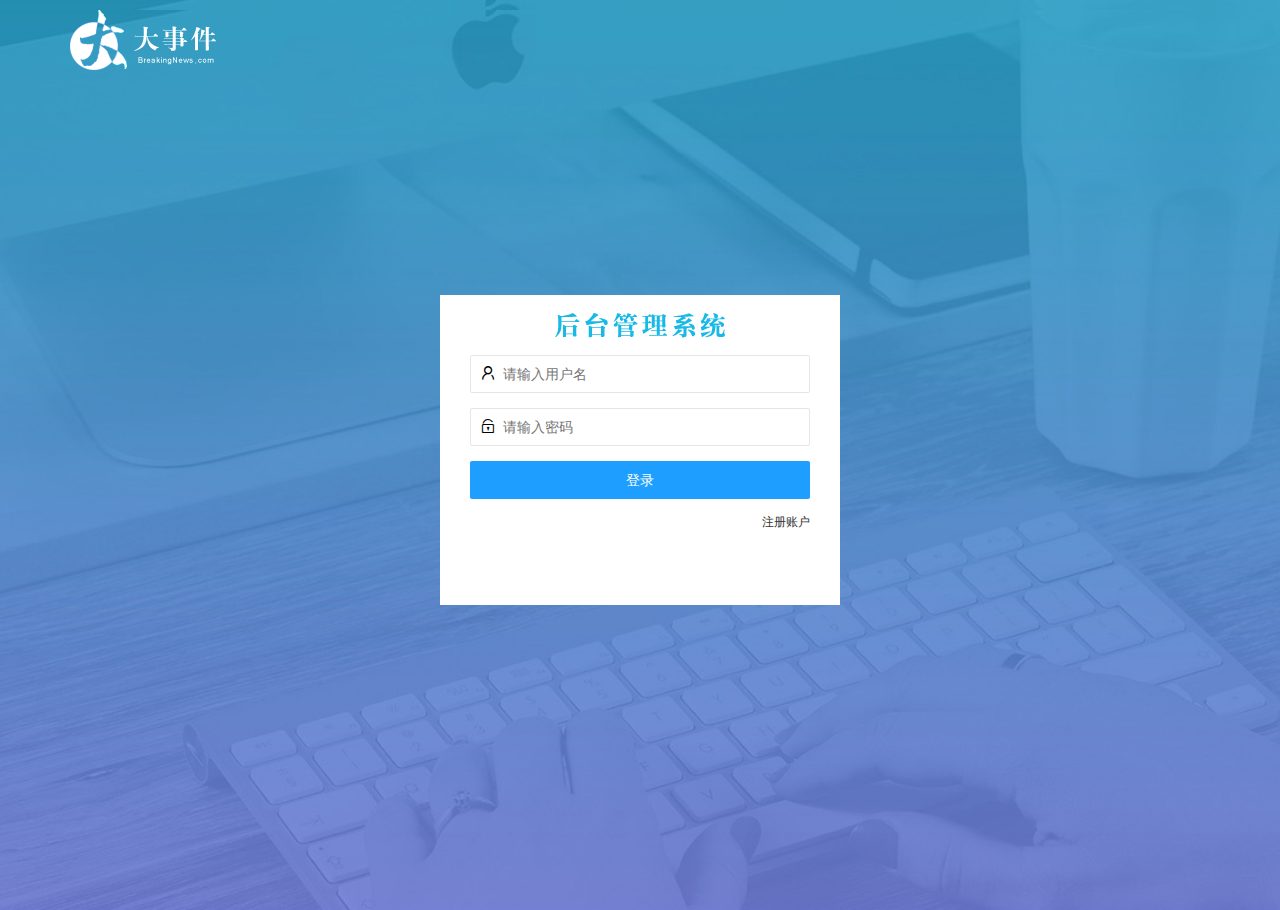
<file: login.html>
<!DOCTYPE html>
<html lang="en">

<head>
    <meta charset="UTF-8">
    <meta http-equiv="X-UA-Compatible" content="IE=edge">
    <meta name="viewport" content="width=device-width, initial-scale=1.0">
    <title>大事件</title>
    <link rel="stylesheet" href="/assets/lib/layui/css/layui.css" />
    <link rel="stylesheet" href="/assets/css/login.css" />
</head>

<body>
    <div class="layui-main">
        <img src="/assets/images/logo.png" alt="" />
    </div>

    <!-- 登录注册区域 -->
    <div class="loginAndRegBox">
        <div class="title-box"></div>
        <div class="login-box">
            <!-- 登录表单 -->
            <form class="layui-form" id="form_login">
                <!-- 用户名行 -->
                <div class="layui-form-item">
                    <i class="layui-icon layui-icon-username"></i>
                    <input type="text" name="username" required lay-verify="required" placeholder="请输入用户名"
                        autocomplete="off" class="layui-input">
                </div>
                <!-- 密码行 -->
                <div class="layui-form-item">
                    <i class="layui-icon layui-icon-password"></i>
                    <input type="password" name="password" required lay-verify="required|pwd" placeholder="请输入密码"
                        autocomplete="off" class="layui-input">
                </div>
                <!-- 登录按钮行 -->
                <div class="layui-form-item">
                    <button class="layui-btn layui-btn-fluid layui-btn-normal" lay-submit>登录</button>
                </div>
                <!-- 连接行 -->
                <div class="layui-form-item links">
                    <a href="javascript:;" id="link_register">注册账户</a>
                </div>
            </form>

        </div>
        <div class="register-box">
            <!-- 注册表单 -->
            <form class="layui-form" id="form_reg">
                <!-- 用户名行 -->
                <div class="layui-form-item">
                    <i class="layui-icon layui-icon-username"></i>
                    <input type="text" name="username" required lay-verify="required" placeholder="请输入用户名"
                        autocomplete="off" class="layui-input">
                </div>
                <!-- 密码行 -->
                <div class="layui-form-item">
                    <i class="layui-icon layui-icon-password"></i>
                    <input type="password" name="password" required lay-verify="required|pwd" placeholder="请输入密码"
                        autocomplete="off" class="layui-input">
                </div>
                <!-- 确认密码行 -->
                <div class="layui-form-item">
                    <i class="layui-icon layui-icon-password"></i>
                    <input type="password" name="repassword" required lay-verify="required|pwd|repwd"
                        placeholder="请再次输入密码" autocomplete="off" class="layui-input">
                </div>
                <!-- 登录按钮行 -->
                <div class="layui-form-item">
                    <button class="layui-btn layui-btn-fluid layui-btn-normal" lay-submit>注册</button>
                </div>
                <!-- 连接行 -->
                <div class="layui-form-item links">
                    <a href="javascript:;" id="link_login">去登录</a>
                </div>
            </form>

        </div>
    </div>
    <script src="/assets/lib/layui/layui.all.js"></script>
    <script src="/assets/lib/jquery.js"></script>
    <!-- baseAPI必须放在jquery后面，识别$符号，
        同时放在login.js前面，阻止ajax直接发起请求
        （先运行ajaxPrefilter） -->
    <script src="/assets/js/baseAPI.js"></script>
    <script src="/assets/js/login.js"></script>
</body>

</html>
</file>
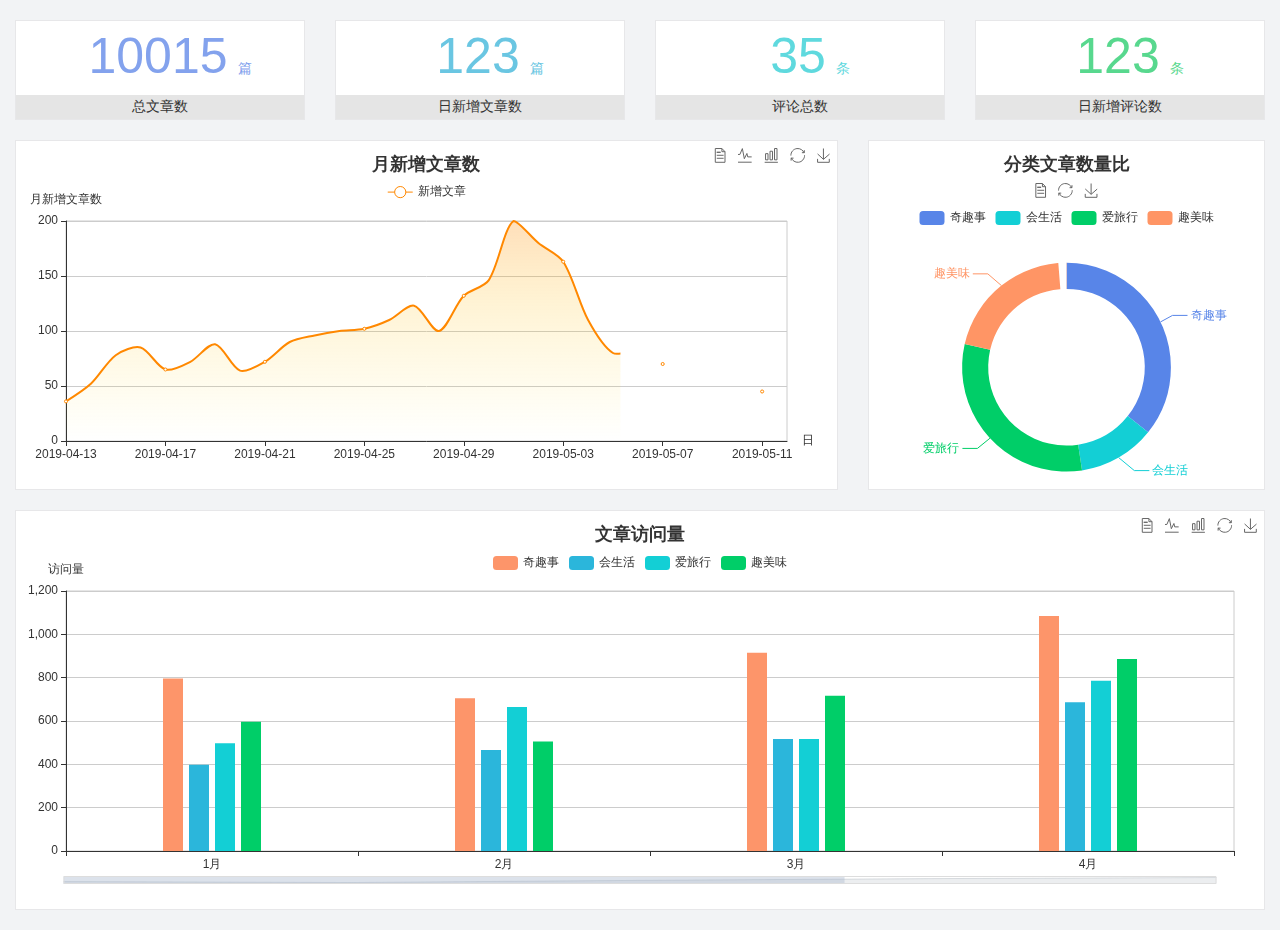
<file: home/dashboard.html>
<!DOCTYPE html>
<html lang="en">

<head>
  <meta charset="UTF-8">
  <meta name="viewport" content="width=device-width, initial-scale=1.0">
  <meta http-equiv="X-UA-Compatible" content="ie=edge">
  <title>图表统计</title>
  <link rel="stylesheet" href="../../assets/lib/bootstrap.css" />
  <link rel="stylesheet" href="../../assets/lib/main.css" />
  <script src="../../assets/lib/jquery.js"></script>
  <script type="text/javascript" src="../../assets/lib/echarts.min.js"></script>
</head>

<body>
  <div class="container-fluid">
    <div class="row spannel_list">
      <div class="col-sm-3 col-xs-6">
        <div class="spannel">
          <em>10015</em><span>篇</span>
          <b>总文章数</b>
        </div>
      </div>
      <div class="col-sm-3 col-xs-6">
        <div class="spannel scolor01">
          <em>123</em><span>篇</span>
          <b>日新增文章数</b>
        </div>
      </div>
      <div class="col-sm-3 col-xs-6">
        <div class="spannel scolor02">
          <em>35</em><span>条</span>
          <b>评论总数</b>
        </div>
      </div>
      <div class="col-sm-3 col-xs-6">
        <div class="spannel scolor03">
          <em>123</em><span>条</span>
          <b>日新增评论数</b>
        </div>
      </div>
    </div>
  </div>

  <div class="container-fluid">
    <div class="row curve-pie">
      <div class="col-lg-8 col-md-8">
        <div class="gragh_pannel" id="curve_show"></div>
      </div>
      <div class="col-lg-4 col-md-4">
        <div class="gragh_pannel" id="pie_show"></div>
      </div>
    </div>
  </div>

  <div class="container-fluid">
    <div class="column_pannel" id="column_show"></div>
  </div>

  <script>
    var oChart = echarts.init(document.getElementById('curve_show'));
    var aList_all = [
      { 'count': 36, 'date': '2019-04-13' },
      { 'count': 52, 'date': '2019-04-14' },
      { 'count': 78, 'date': '2019-04-15' },
      { 'count': 85, 'date': '2019-04-16' },
      { 'count': 65, 'date': '2019-04-17' },
      { 'count': 72, 'date': '2019-04-18' },
      { 'count': 88, 'date': '2019-04-19' },
      { 'count': 64, 'date': '2019-04-20' },
      { 'count': 72, 'date': '2019-04-21' },
      { 'count': 90, 'date': '2019-04-22' },
      { 'count': 96, 'date': '2019-04-23' },
      { 'count': 100, 'date': '2019-04-24' },
      { 'count': 102, 'date': '2019-04-25' },
      { 'count': 110, 'date': '2019-04-26' },
      { 'count': 123, 'date': '2019-04-27' },
      { 'count': 100, 'date': '2019-04-28' },
      { 'count': 132, 'date': '2019-04-29' },
      { 'count': 146, 'date': '2019-04-30' },
      { 'count': 200, 'date': '2019-05-01' },
      { 'count': 180, 'date': '2019-05-02' },
      { 'count': 163, 'date': '2019-05-03' },
      { 'count': 110, 'date': '2019-05-04' },
      { 'count': 80, 'date': '2019-05-05' },
      { 'count': 82, 'date': '2019-05-06' },
      { 'count': 70, 'date': '2019-05-07' },
      { 'count': 65, 'date': '2019-05-08' },
      { 'count': 54, 'date': '2019-05-09' },
      { 'count': 40, 'date': '2019-05-10' },
      { 'count': 45, 'date': '2019-05-11' },
      { 'count': 38, 'date': '2019-05-12' },
    ];

    let aCount = [];
    let aDate = [];

    for (var i = 0; i < aList_all.length; i++) {
      aCount.push(aList_all[i].count);
      aDate.push(aList_all[i].date);
    }

    var chartopt = {
      title: {
        text: '月新增文章数',
        left: 'center',
        top: '10'
      },
      tooltip: {
        trigger: 'axis'
      },
      legend: {
        data: ['新增文章'],
        top: '40'
      },
      toolbox: {
        show: true,
        feature: {
          mark: { show: true },
          dataView: { show: true, readOnly: false },
          magicType: { show: true, type: ['line', 'bar'] },
          restore: { show: true },
          saveAsImage: { show: true }
        }
      },
      calculable: true,
      xAxis: [
        {
          name: '日',
          type: 'category',
          boundaryGap: false,
          data: aDate
        }
      ],
      yAxis: [
        {
          name: '月新增文章数',
          type: 'value'
        }
      ],
      series: [
        {
          name: '新增文章',
          type: 'line',
          smooth: true,
          itemStyle: { normal: { areaStyle: { type: 'default' }, color: '#f80' }, lineStyle: { color: '#f80' } },
          data: aCount
        }],
      areaStyle: {
        normal: {
          color: new echarts.graphic.LinearGradient(0, 0, 0, 1, [{
            offset: 0,
            color: 'rgba(255,136,0,0.39)'
          }, {
            offset: .34,
            color: 'rgba(255,180,0,0.25)'
          }, {
            offset: 1,
            color: 'rgba(255,222,0,0.00)'
          }])

        }
      },
      grid: {
        show: true,
        x: 50,
        x2: 50,
        y: 80,
        height: 220
      }
    };

    oChart.setOption(chartopt);


    var oPie = echarts.init(document.getElementById('pie_show'));
    var oPieopt =
    {
      title: {
        top: 10,
        text: '分类文章数量比',
        x: 'center'
      },
      tooltip: {
        trigger: 'item',
        formatter: "{a} <br/>{b} : {c} ({d}%)"
      },
      color: ['#5885e8', '#13cfd5', '#00ce68', '#ff9565'],
      legend: {
        x: 'center',
        top: 65,
        data: ['奇趣事', '会生活', '爱旅行', '趣美味']
      },
      toolbox: {
        show: true,
        x: 'center',
        top: 35,
        feature: {
          mark: { show: true },
          dataView: { show: true, readOnly: false },
          magicType: {
            show: true,
            type: ['pie', 'funnel'],
            option: {
              funnel: {
                x: '25%',
                width: '50%',
                funnelAlign: 'left',
                max: 1548
              }
            }
          },
          restore: { show: true },
          saveAsImage: { show: true }
        }
      },
      calculable: true,
      series: [
        {
          name: '访问来源',
          type: 'pie',
          radius: ['45%', '60%'],
          center: ['50%', '65%'],
          data: [
            { value: 300, name: '奇趣事' },
            { value: 100, name: '会生活' },
            { value: 260, name: '爱旅行' },
            { value: 180, name: '趣美味' }
          ]
        }
      ]
    };
    oPie.setOption(oPieopt);



    var oColumn = this.echarts.init(document.getElementById('column_show'));
    var oColumnopt =
    {
      title: {
        text: '文章访问量',
        left: 'center',
        top: '10'
      },
      tooltip: {
        trigger: 'axis'
      },
      legend: {
        data: ['奇趣事', '会生活', '爱旅行', '趣美味'],
        top: '40'
      },
      toolbox: {
        show: true,
        feature: {
          mark: { show: true },
          dataView: { show: true, readOnly: false },
          magicType: { show: true, type: ['line', 'bar'] },
          restore: { show: true },
          saveAsImage: { show: true }
        }
      },
      calculable: true,
      xAxis: [
        {
          type: 'category',
          data: ['1月', '2月', '3月', '4月', '5月']
        }
      ],
      yAxis: [
        {
          name: '访问量',
          type: 'value'
        }
      ],
      series: [
        {
          name: '奇趣事',
          type: 'bar',
          barWidth: 20,
          itemStyle: {
            normal: { areaStyle: { type: 'default' }, color: '#fd956a' }
          },
          data: [800, 708, 920, 1090, 1200]
        },
        {
          name: '会生活',
          type: 'bar',
          barWidth: 20,
          itemStyle: {
            normal: { areaStyle: { type: 'default' }, color: '#2bb6db' }
          },
          data: [400, 468, 520, 690, 800]
        },
        {
          name: '爱旅行',
          type: 'bar',
          barWidth: 20,
          itemStyle: {
            normal: { areaStyle: { type: 'default' }, color: '#13cfd5' }
          },
          data: [500, 668, 520, 790, 900]
        },
        {
          name: '趣美味',
          type: 'bar',
          barWidth: 20,
          itemStyle: {
            normal: { areaStyle: { type: 'default' }, color: '#00ce68' }
          },
          data: [600, 508, 720, 890, 1000]
        }
      ],
      grid: {
        show: true,
        x: 50,
        x2: 30,
        y: 80,
        height: 260
      },
      dataZoom: [//给x轴设置滚动条
        {
          start: 0,//默认为0
          end: 100 - 1000 / 31,//默认为100
          type: 'slider',
          show: true,
          xAxisIndex: [0],
          handleSize: 0,//滑动条的 左右2个滑动条的大小
          height: 8,//组件高度
          left: 45, //左边的距离
          right: 50,//右边的距离
          bottom: 26,//右边的距离
          handleColor: '#ddd',//h滑动图标的颜色
          handleStyle: {
            borderColor: "#cacaca",
            borderWidth: "1",
            shadowBlur: 2,
            background: "#ddd",
            shadowColor: "#ddd",
          }
        }]
    };
    oColumn.setOption(oColumnopt);
  </script>
</body>

</html>
</file>
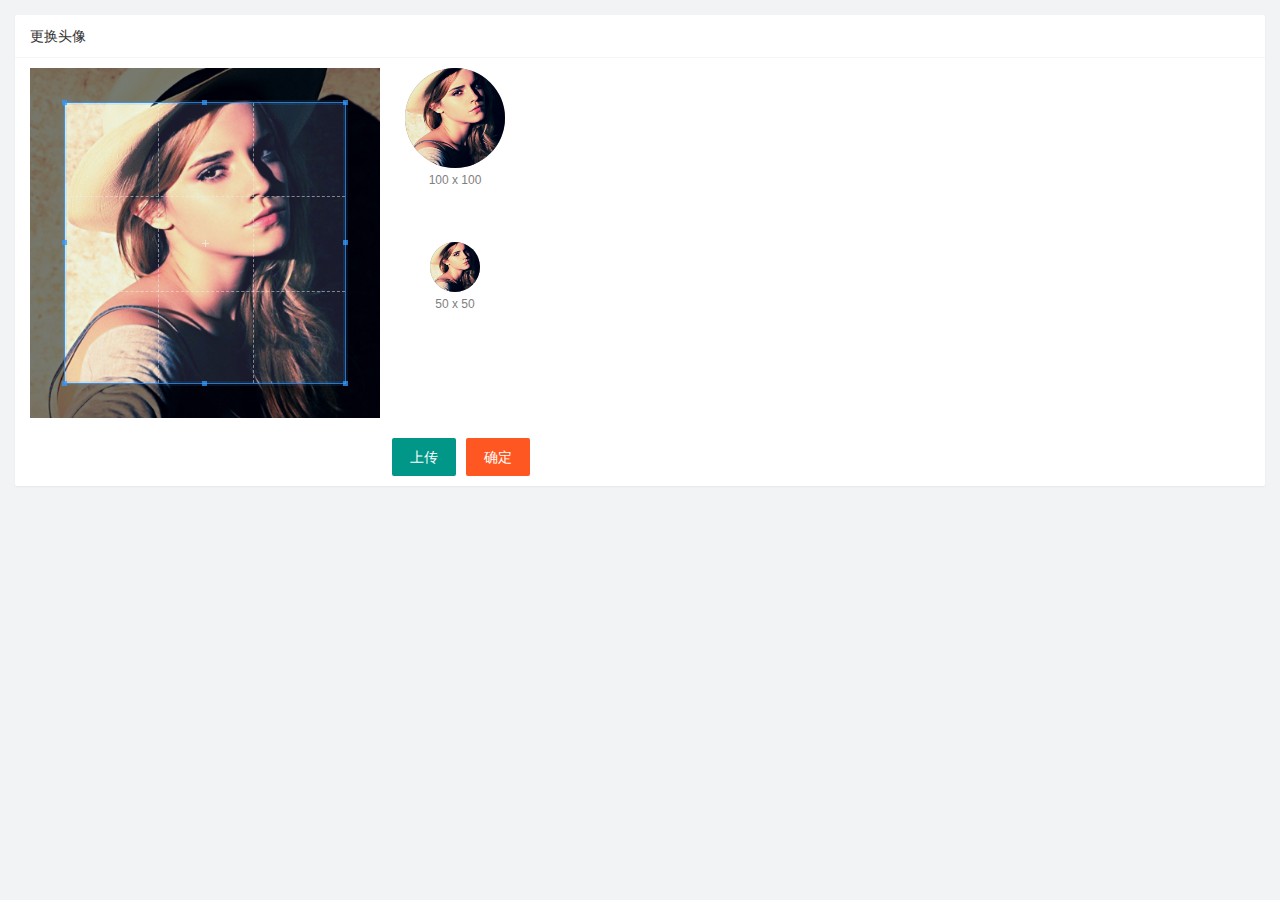
<file: user/user_avatar.html>
<!DOCTYPE html>
<html lang="en">

<head>
    <meta charset="UTF-8">
    <meta http-equiv="X-UA-Compatible" content="IE=edge">
    <meta name="viewport" content="width=device-width, initial-scale=1.0">
    <title>Document</title>
    <link rel="stylesheet" href="/assets/lib/layui/css/layui.css" />
    <link rel="stylesheet" href="/assets/lib/cropper/cropper.css" />
    <link rel="stylesheet" href="/assets/css/user/user_avatar.css" />
</head>

<body>
    <div class="layui-card">
        <div class="layui-card-header">更换头像</div>
        <div class="layui-card-body">
            <div class="row1">
                <!-- 图片裁剪区域 -->
                <div class="cropper-box">
                    <!-- 这个 img 标签很重要，将来会把它初始化为裁剪区域 -->
                    <img id="image" src="/assets/images/sample.jpg" />
                </div>
                <!-- 图片的预览区域 -->
                <div class="preview-box">
                    <div>
                        <!-- 宽高为 100px 的预览区域 -->
                        <div class="img-preview w100"></div>
                        <p class="size">100 x 100</p>
                    </div>
                    <div>
                        <!-- 宽高为 50px 的预览区域 -->
                        <div class="img-preview w50"></div>
                        <p class="size">50 x 50</p>
                    </div>
                </div>
            </div <!-- 第二行的按钮区域 -->
            <div class="row2">
                <!-- 文件上传按钮，样式太丑，隐藏起来，通过js模拟点击 -->
                <!-- accept限制上传文件类型 -->
                <input type="file" id="file" accept="image/*">
                <button type="button" class="layui-btn" id="btnChooseImage">上传</button>
                <button type="button" class="layui-btn layui-btn-danger" id="btnUploadImage">确定</button>
            </div>
        </div>
    </div>
    <script src="/assets/lib/jquery.js"></script>
    <script src="/assets/lib/layui/layui.all.js"></script>
    <script src="/assets/lib/cropper/Cropper.js"></script>
    <script src="/assets/lib/cropper/jquery-cropper.js"></script>
    <script src="/assets/js/baseAPI.js"></script>
    <script src="/assets/js/user/user_avatar.js"></script>
</body>

</html>
</file>
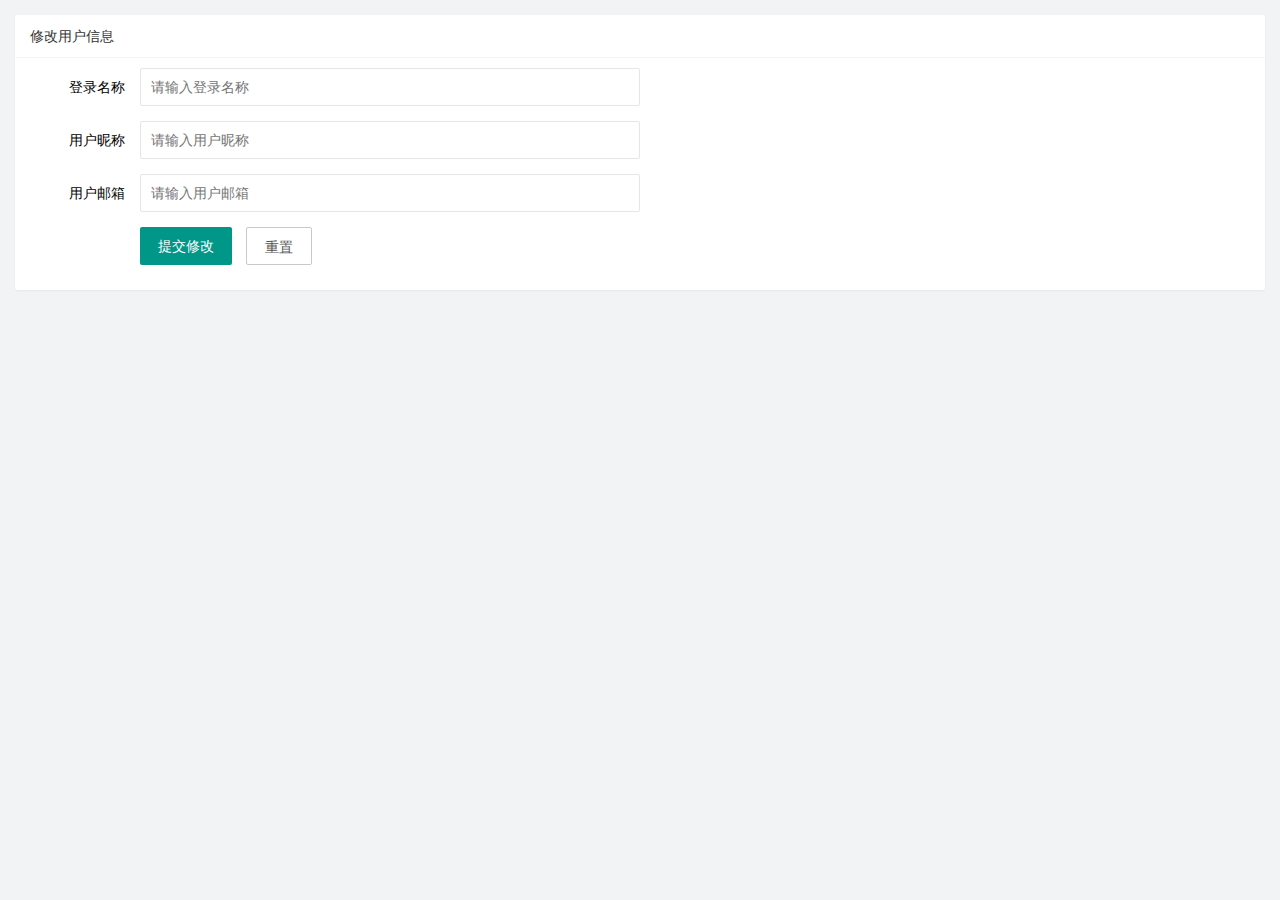
<file: user/user_info.html>
<!DOCTYPE html>
<html lang="en">

<head>
    <meta charset="UTF-8">
    <meta http-equiv="X-UA-Compatible" content="IE=edge">
    <meta name="viewport" content="width=device-width, initial-scale=1.0">
    <link rel="stylesheet" href="/assets/lib/layui/css/layui.css">
    <link rel="stylesheet" href="/assets/css/user/user_info.css">
    <title>Document</title>
</head>

<body>
    <!-- 卡片面板区域 -->
    <div class="layui-card">
        <div class="layui-card-header">修改用户信息</div>
        <div class="layui-card-body">
            <form class="layui-form" lay-filter="userInfo">
                <input type="hidden" name="id">
                <div class=" layui-form-item">
                    <label class="layui-form-label">登录名称</label>
                    <div class="layui-input-block">
                        <input type="text" name="username" required lay-verify="required" placeholder="请输入登录名称"
                            autocomplete="off" class="layui-input" readonly>
                    </div>
                </div>
                <div class="layui-form-item">
                    <label class="layui-form-label">用户昵称</label>
                    <div class="layui-input-block">
                        <input type="text" name="nickname" required lay-verify="required|nickname" placeholder="请输入用户昵称"
                            autocomplete="off" class="layui-input">
                    </div>
                </div>
                <div class="layui-form-item">
                    <label class="layui-form-label">用户邮箱</label>
                    <div class="layui-input-block">
                        <input type="text" name="email" required lay-verify="required|email" placeholder="请输入用户邮箱"
                            autocomplete="off" class="layui-input">
                    </div>
                </div>
                <div class="layui-form-item">
                    <div class="layui-input-block">
                        <button class="layui-btn" lay-submit lay-filter="formDemo">提交修改</button>
                        <button type="reset" class="layui-btn layui-btn-primary" id="btnReset">重置</button>
                    </div>
                </div>
            </form>
        </div>
    </div>
    <script src="/assets/lib/layui/layui.all.js"></script>
    <script src="/assets/lib/jquery.js"></script>
    <script src="/assets/js/baseAPI.js"></script>
    <script src="/assets/js/user/user_info.js"></script>
</body>

</html>
</file>
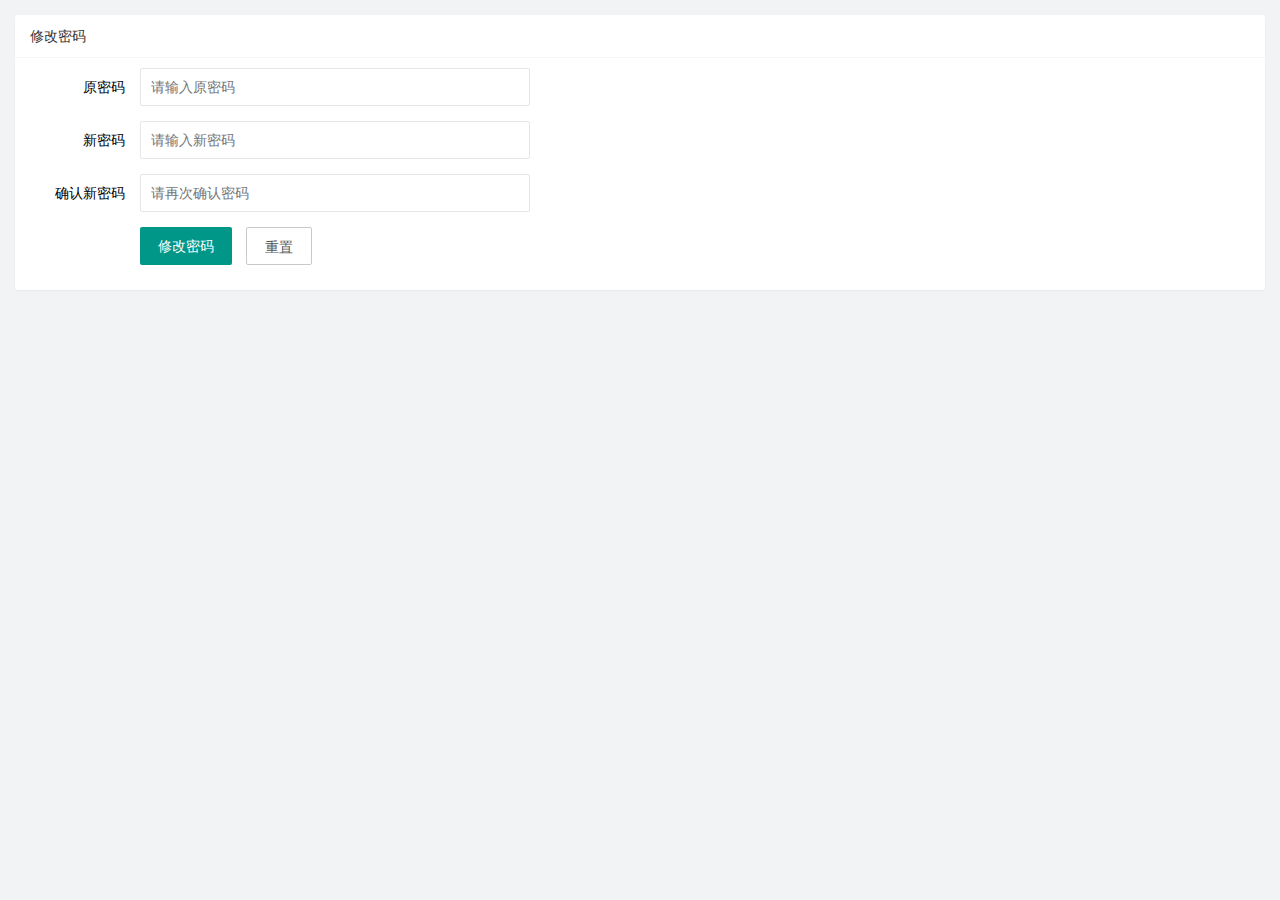
<file: user/user_pwd.html>
<!DOCTYPE html>
<html lang="en">

<head>
    <meta charset="UTF-8" />
    <meta name="viewport" content="width=device-width, initial-scale=1.0" />
    <title>Document</title>
    <link rel="stylesheet" href="/assets/lib/layui/css/layui.css" />
    <link rel="stylesheet" href="/assets/css/user/user_pwd.css" />
</head>

<body>
    <!-- 卡片区域 -->
    <div class="layui-card">
        <div class="layui-card-header">修改密码</div>
        <div class="layui-card-body">
            <form class="layui-form">
                <div class="layui-form-item">
                    <label class="layui-form-label">原密码</label>
                    <div class="layui-input-block">
                        <input type="password" name="oldPwd" required lay-verify="required" placeholder="请输入原密码"
                            autocomplete="off" class="layui-input" />
                    </div>
                </div>
                <div class="layui-form-item">
                    <label class="layui-form-label">新密码</label>
                    <div class="layui-input-block">
                        <input type="password" name="newPwd" required lay-verify="required|pwd|repwd"
                            placeholder="请输入新密码" autocomplete="off" class="layui-input" />
                    </div>
                </div>
                <div class="layui-form-item">
                    <label class="layui-form-label">确认新密码</label>
                    <div class="layui-input-block">
                        <input type="password" name="rePwd" required lay-verify="required|pwd|repwd"
                            placeholder="请再次确认密码" autocomplete="off" class="layui-input" />
                    </div>
                </div>
                <div class="layui-form-item">
                    <div class="layui-input-block">
                        <button class="layui-btn" lay-submit lay-filter="formDemo">修改密码</button>
                        <button type="reset" class="layui-btn layui-btn-primary">重置</button>
                    </div>
                </div>
            </form>
        </div>
    </div>
    <script src="/assets/lib/layui/layui.all.js"></script>
    <script src="/assets/lib/jquery.js"></script>
    <script src="/assets/js/baseAPI.js"></script>
    <script src="/assets/js/user/user_pwd.js"></script>
</body>

</html>
</file>
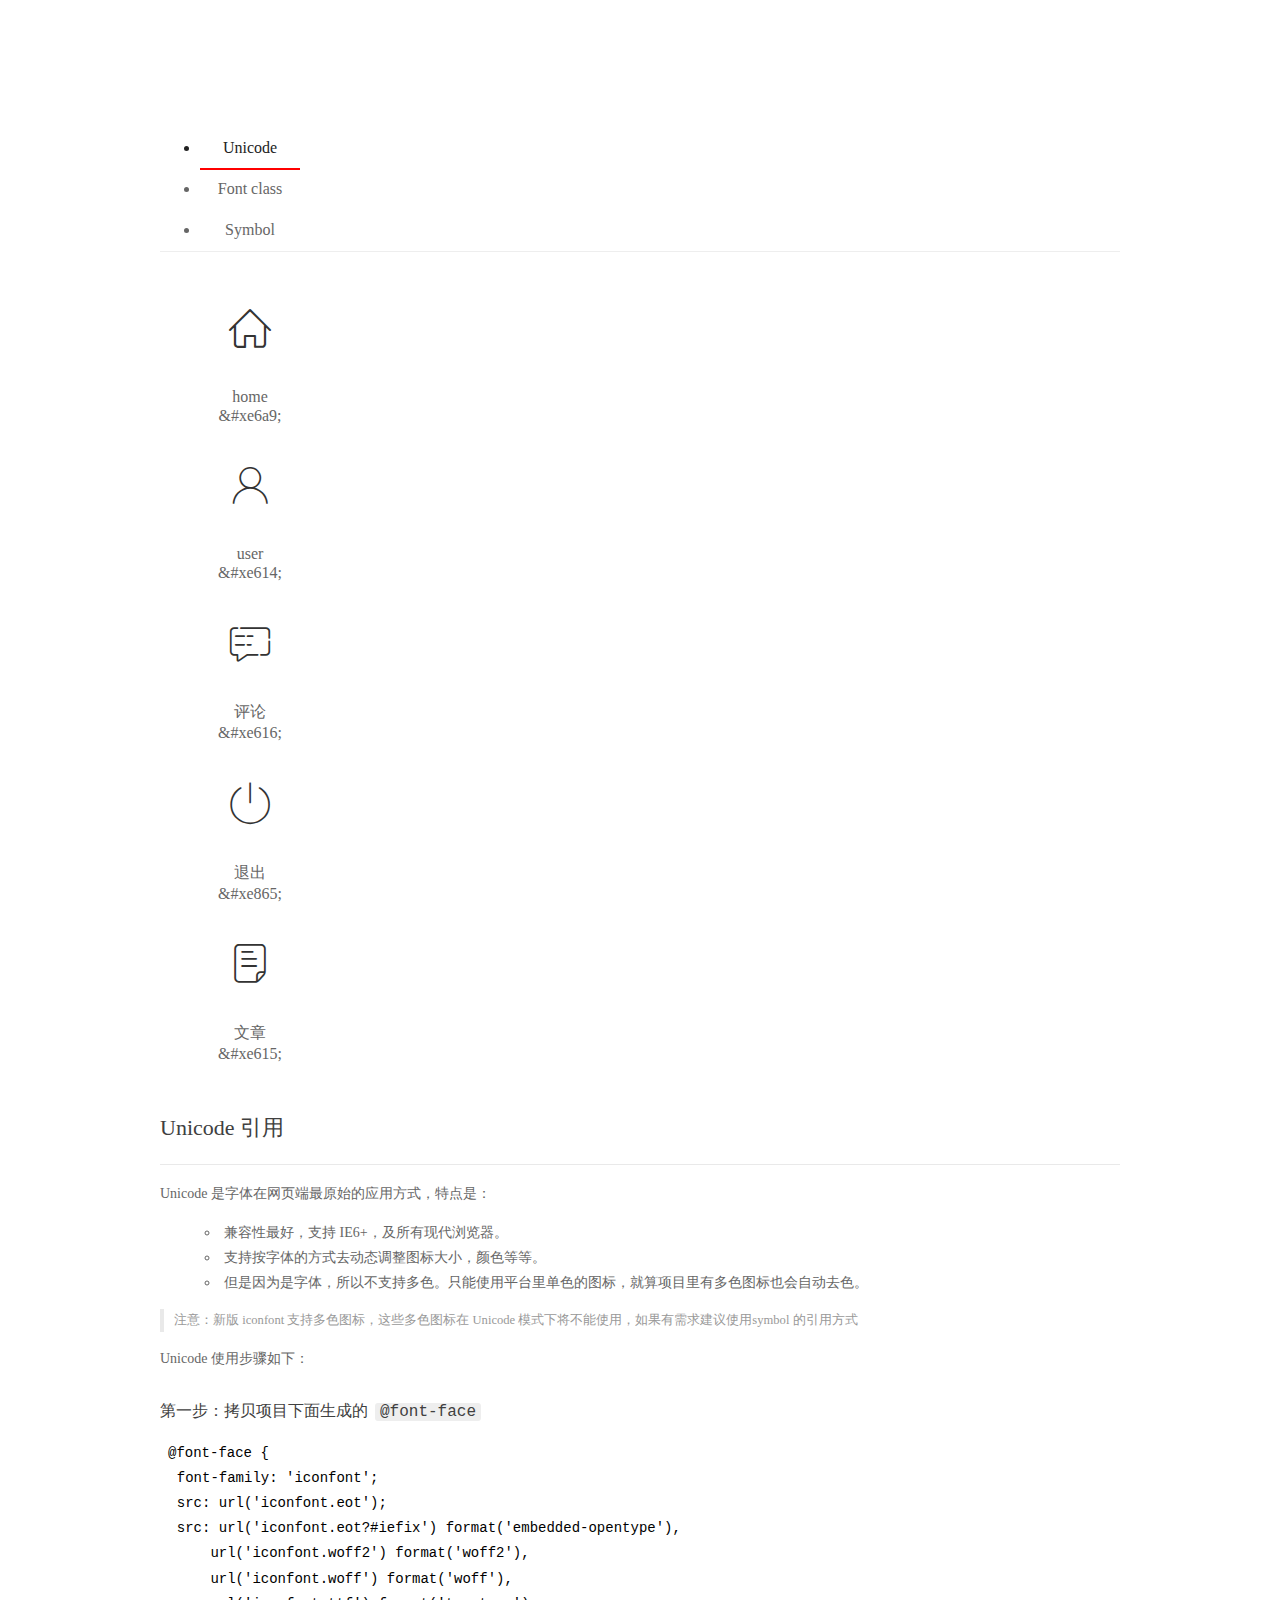
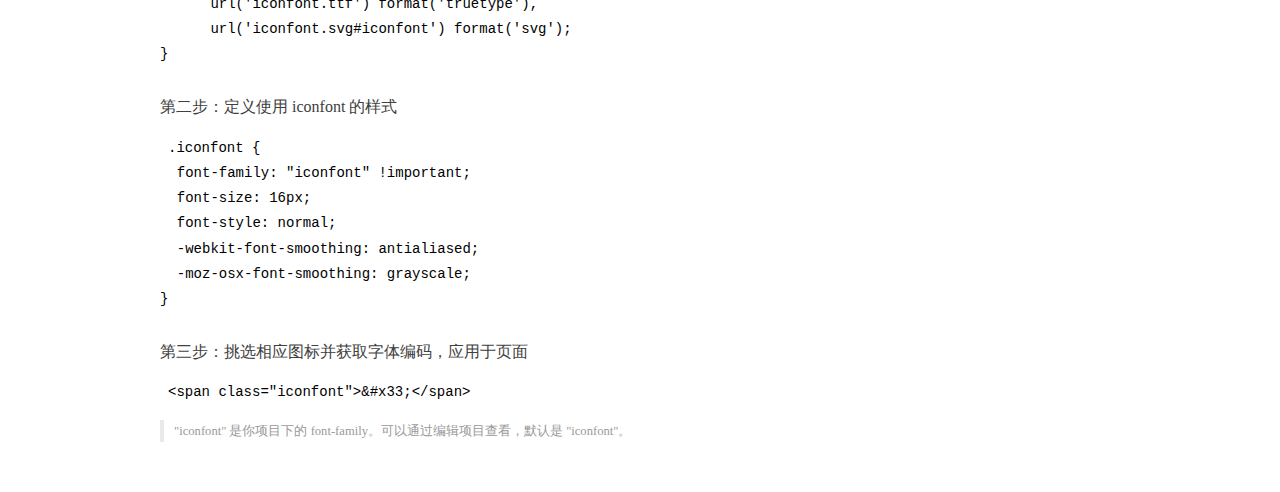
<file: assets/fonts/demo_index.html>
<!DOCTYPE html>
<html>
<head>
  <meta charset="utf-8"/>
  <title>IconFont Demo</title>
  <link rel="shortcut icon" href="https://gtms04.alicdn.com/tps/i4/TB1_oz6GVXXXXaFXpXXJDFnIXXX-64-64.ico" type="image/x-icon"/>
  <link rel="stylesheet" href="https://g.alicdn.com/thx/cube/1.3.2/cube.min.css">
  <link rel="stylesheet" href="demo.css">
  <link rel="stylesheet" href="iconfont.css">
  <script src="iconfont.js"></script>
  <!-- jQuery -->
  <script src="https://a1.alicdn.com/oss/uploads/2018/12/26/7bfddb60-08e8-11e9-9b04-53e73bb6408b.js"></script>
  <!-- 代码高亮 -->
  <script src="https://a1.alicdn.com/oss/uploads/2018/12/26/a3f714d0-08e6-11e9-8a15-ebf944d7534c.js"></script>
</head>
<body>
  <div class="main">
    <h1 class="logo"><a href="https://www.iconfont.cn/" title="iconfont 首页" target="_blank">&#xe86b;</a></h1>
    <div class="nav-tabs">
      <ul id="tabs" class="dib-box">
        <li class="dib active"><span>Unicode</span></li>
        <li class="dib"><span>Font class</span></li>
        <li class="dib"><span>Symbol</span></li>
      </ul>
      
    </div>
    <div class="tab-container">
      <div class="content unicode" style="display: block;">
          <ul class="icon_lists dib-box">
          
            <li class="dib">
              <span class="icon iconfont">&#xe6a9;</span>
                <div class="name">home</div>
                <div class="code-name">&amp;#xe6a9;</div>
              </li>
          
            <li class="dib">
              <span class="icon iconfont">&#xe614;</span>
                <div class="name">user</div>
                <div class="code-name">&amp;#xe614;</div>
              </li>
          
            <li class="dib">
              <span class="icon iconfont">&#xe616;</span>
                <div class="name">评论</div>
                <div class="code-name">&amp;#xe616;</div>
              </li>
          
            <li class="dib">
              <span class="icon iconfont">&#xe865;</span>
                <div class="name">退出</div>
                <div class="code-name">&amp;#xe865;</div>
              </li>
          
            <li class="dib">
              <span class="icon iconfont">&#xe615;</span>
                <div class="name">文章</div>
                <div class="code-name">&amp;#xe615;</div>
              </li>
          
          </ul>
          <div class="article markdown">
          <h2 id="unicode-">Unicode 引用</h2>
          <hr>

          <p>Unicode 是字体在网页端最原始的应用方式，特点是：</p>
          <ul>
            <li>兼容性最好，支持 IE6+，及所有现代浏览器。</li>
            <li>支持按字体的方式去动态调整图标大小，颜色等等。</li>
            <li>但是因为是字体，所以不支持多色。只能使用平台里单色的图标，就算项目里有多色图标也会自动去色。</li>
          </ul>
          <blockquote>
            <p>注意：新版 iconfont 支持多色图标，这些多色图标在 Unicode 模式下将不能使用，如果有需求建议使用symbol 的引用方式</p>
          </blockquote>
          <p>Unicode 使用步骤如下：</p>
          <h3 id="-font-face">第一步：拷贝项目下面生成的 <code>@font-face</code></h3>
<pre><code class="language-css"
>@font-face {
  font-family: 'iconfont';
  src: url('iconfont.eot');
  src: url('iconfont.eot?#iefix') format('embedded-opentype'),
      url('iconfont.woff2') format('woff2'),
      url('iconfont.woff') format('woff'),
      url('iconfont.ttf') format('truetype'),
      url('iconfont.svg#iconfont') format('svg');
}
</code></pre>
          <h3 id="-iconfont-">第二步：定义使用 iconfont 的样式</h3>
<pre><code class="language-css"
>.iconfont {
  font-family: "iconfont" !important;
  font-size: 16px;
  font-style: normal;
  -webkit-font-smoothing: antialiased;
  -moz-osx-font-smoothing: grayscale;
}
</code></pre>
          <h3 id="-">第三步：挑选相应图标并获取字体编码，应用于页面</h3>
<pre>
<code class="language-html"
>&lt;span class="iconfont"&gt;&amp;#x33;&lt;/span&gt;
</code></pre>
          <blockquote>
            <p>"iconfont" 是你项目下的 font-family。可以通过编辑项目查看，默认是 "iconfont"。</p>
          </blockquote>
          </div>
      </div>
      <div class="content font-class">
        <ul class="icon_lists dib-box">
          
          <li class="dib">
            <span class="icon iconfont icon-home"></span>
            <div class="name">
              home
            </div>
            <div class="code-name">.icon-home
            </div>
          </li>
          
          <li class="dib">
            <span class="icon iconfont icon-user"></span>
            <div class="name">
              user
            </div>
            <div class="code-name">.icon-user
            </div>
          </li>
          
          <li class="dib">
            <span class="icon iconfont icon-pinglun"></span>
            <div class="name">
              评论
            </div>
            <div class="code-name">.icon-pinglun
            </div>
          </li>
          
          <li class="dib">
            <span class="icon iconfont icon-tuichu"></span>
            <div class="name">
              退出
            </div>
            <div class="code-name">.icon-tuichu
            </div>
          </li>
          
          <li class="dib">
            <span class="icon iconfont icon-16"></span>
            <div class="name">
              文章
            </div>
            <div class="code-name">.icon-16
            </div>
          </li>
          
        </ul>
        <div class="article markdown">
        <h2 id="font-class-">font-class 引用</h2>
        <hr>

        <p>font-class 是 Unicode 使用方式的一种变种，主要是解决 Unicode 书写不直观，语意不明确的问题。</p>
        <p>与 Unicode 使用方式相比，具有如下特点：</p>
        <ul>
          <li>兼容性良好，支持 IE8+，及所有现代浏览器。</li>
          <li>相比于 Unicode 语意明确，书写更直观。可以很容易分辨这个 icon 是什么。</li>
          <li>因为使用 class 来定义图标，所以当要替换图标时，只需要修改 class 里面的 Unicode 引用。</li>
          <li>不过因为本质上还是使用的字体，所以多色图标还是不支持的。</li>
        </ul>
        <p>使用步骤如下：</p>
        <h3 id="-fontclass-">第一步：引入项目下面生成的 fontclass 代码：</h3>
<pre><code class="language-html">&lt;link rel="stylesheet" href="./iconfont.css"&gt;
</code></pre>
        <h3 id="-">第二步：挑选相应图标并获取类名，应用于页面：</h3>
<pre><code class="language-html">&lt;span class="iconfont icon-xxx"&gt;&lt;/span&gt;
</code></pre>
        <blockquote>
          <p>"
            iconfont" 是你项目下的 font-family。可以通过编辑项目查看，默认是 "iconfont"。</p>
        </blockquote>
      </div>
      </div>
      <div class="content symbol">
          <ul class="icon_lists dib-box">
          
            <li class="dib">
                <svg class="icon svg-icon" aria-hidden="true">
                  <use xlink:href="#icon-home"></use>
                </svg>
                <div class="name">home</div>
                <div class="code-name">#icon-home</div>
            </li>
          
            <li class="dib">
                <svg class="icon svg-icon" aria-hidden="true">
                  <use xlink:href="#icon-user"></use>
                </svg>
                <div class="name">user</div>
                <div class="code-name">#icon-user</div>
            </li>
          
            <li class="dib">
                <svg class="icon svg-icon" aria-hidden="true">
                  <use xlink:href="#icon-pinglun"></use>
                </svg>
                <div class="name">评论</div>
                <div class="code-name">#icon-pinglun</div>
            </li>
          
            <li class="dib">
                <svg class="icon svg-icon" aria-hidden="true">
                  <use xlink:href="#icon-tuichu"></use>
                </svg>
                <div class="name">退出</div>
                <div class="code-name">#icon-tuichu</div>
            </li>
          
            <li class="dib">
                <svg class="icon svg-icon" aria-hidden="true">
                  <use xlink:href="#icon-16"></use>
                </svg>
                <div class="name">文章</div>
                <div class="code-name">#icon-16</div>
            </li>
          
          </ul>
          <div class="article markdown">
          <h2 id="symbol-">Symbol 引用</h2>
          <hr>

          <p>这是一种全新的使用方式，应该说这才是未来的主流，也是平台目前推荐的用法。相关介绍可以参考这篇<a href="">文章</a>
            这种用法其实是做了一个 SVG 的集合，与另外两种相比具有如下特点：</p>
          <ul>
            <li>支持多色图标了，不再受单色限制。</li>
            <li>通过一些技巧，支持像字体那样，通过 <code>font-size</code>, <code>color</code> 来调整样式。</li>
            <li>兼容性较差，支持 IE9+，及现代浏览器。</li>
            <li>浏览器渲染 SVG 的性能一般，还不如 png。</li>
          </ul>
          <p>使用步骤如下：</p>
          <h3 id="-symbol-">第一步：引入项目下面生成的 symbol 代码：</h3>
<pre><code class="language-html">&lt;script src="./iconfont.js"&gt;&lt;/script&gt;
</code></pre>
          <h3 id="-css-">第二步：加入通用 CSS 代码（引入一次就行）：</h3>
<pre><code class="language-html">&lt;style&gt;
.icon {
  width: 1em;
  height: 1em;
  vertical-align: -0.15em;
  fill: currentColor;
  overflow: hidden;
}
&lt;/style&gt;
</code></pre>
          <h3 id="-">第三步：挑选相应图标并获取类名，应用于页面：</h3>
<pre><code class="language-html">&lt;svg class="icon" aria-hidden="true"&gt;
  &lt;use xlink:href="#icon-xxx"&gt;&lt;/use&gt;
&lt;/svg&gt;
</code></pre>
          </div>
      </div>

    </div>
  </div>
  <script>
  $(document).ready(function () {
      $('.tab-container .content:first').show()

      $('#tabs li').click(function (e) {
        var tabContent = $('.tab-container .content')
        var index = $(this).index()

        if ($(this).hasClass('active')) {
          return
        } else {
          $('#tabs li').removeClass('active')
          $(this).addClass('active')

          tabContent.hide().eq(index).fadeIn()
        }
      })
    })
  </script>
</body>
</html>
</file>
<file: assets/lib/layui/css/layui.css>
/** layui-v2.5.5 MIT License By https://www.layui.com */
 .layui-inline,img{display:inline-block;vertical-align:middle}h1,h2,h3,h4,h5,h6{font-weight:400}.layui-edge,.layui-header,.layui-inline,.layui-main{position:relative}.layui-body,.layui-edge,.layui-elip{overflow:hidden}.layui-btn,.layui-edge,.layui-inline,img{vertical-align:middle}.layui-btn,.layui-disabled,.layui-icon,.layui-unselect{-moz-user-select:none;-webkit-user-select:none;-ms-user-select:none}.layui-elip,.layui-form-checkbox span,.layui-form-pane .layui-form-label{text-overflow:ellipsis;white-space:nowrap}.layui-breadcrumb,.layui-tree-btnGroup{visibility:hidden}blockquote,body,button,dd,div,dl,dt,form,h1,h2,h3,h4,h5,h6,input,li,ol,p,pre,td,textarea,th,ul{margin:0;padding:0;-webkit-tap-highlight-color:rgba(0,0,0,0)}a:active,a:hover{outline:0}img{border:none}li{list-style:none}table{border-collapse:collapse;border-spacing:0}h4,h5,h6{font-size:100%}button,input,optgroup,option,select,textarea{font-family:inherit;font-size:inherit;font-style:inherit;font-weight:inherit;outline:0}pre{white-space:pre-wrap;white-space:-moz-pre-wrap;white-space:-pre-wrap;white-space:-o-pre-wrap;word-wrap:break-word}body{line-height:24px;font:14px Helvetica Neue,Helvetica,PingFang SC,Tahoma,Arial,sans-serif}hr{height:1px;margin:10px 0;border:0;clear:both}a{color:#333;text-decoration:none}a:hover{color:#777}a cite{font-style:normal;*cursor:pointer}.layui-border-box,.layui-border-box *{box-sizing:border-box}.layui-box,.layui-box *{box-sizing:content-box}.layui-clear{clear:both;*zoom:1}.layui-clear:after{content:'\20';clear:both;*zoom:1;display:block;height:0}.layui-inline{*display:inline;*zoom:1}.layui-edge{display:inline-block;width:0;height:0;border-width:6px;border-style:dashed;border-color:transparent}.layui-edge-top{top:-4px;border-bottom-color:#999;border-bottom-style:solid}.layui-edge-right{border-left-color:#999;border-left-style:solid}.layui-edge-bottom{top:2px;border-top-color:#999;border-top-style:solid}.layui-edge-left{border-right-color:#999;border-right-style:solid}.layui-disabled,.layui-disabled:hover{color:#d2d2d2!important;cursor:not-allowed!important}.layui-circle{border-radius:100%}.layui-show{display:block!important}.layui-hide{display:none!important}@font-face{font-family:layui-icon;src:url(../font/iconfont.eot?v=250);src:url(../font/iconfont.eot?v=250#iefix) format('embedded-opentype'),url(../font/iconfont.woff2?v=250) format('woff2'),url(../font/iconfont.woff?v=250) format('woff'),url(../font/iconfont.ttf?v=250) format('truetype'),url(../font/iconfont.svg?v=250#layui-icon) format('svg')}.layui-icon{font-family:layui-icon!important;font-size:16px;font-style:normal;-webkit-font-smoothing:antialiased;-moz-osx-font-smoothing:grayscale}.layui-icon-reply-fill:before{content:"\e611"}.layui-icon-set-fill:before{content:"\e614"}.layui-icon-menu-fill:before{content:"\e60f"}.layui-icon-search:before{content:"\e615"}.layui-icon-share:before{content:"\e641"}.layui-icon-set-sm:before{content:"\e620"}.layui-icon-engine:before{content:"\e628"}.layui-icon-close:before{content:"\1006"}.layui-icon-close-fill:before{content:"\1007"}.layui-icon-chart-screen:before{content:"\e629"}.layui-icon-star:before{content:"\e600"}.layui-icon-circle-dot:before{content:"\e617"}.layui-icon-chat:before{content:"\e606"}.layui-icon-release:before{content:"\e609"}.layui-icon-list:before{content:"\e60a"}.layui-icon-chart:before{content:"\e62c"}.layui-icon-ok-circle:before{content:"\1005"}.layui-icon-layim-theme:before{content:"\e61b"}.layui-icon-table:before{content:"\e62d"}.layui-icon-right:before{content:"\e602"}.layui-icon-left:before{content:"\e603"}.layui-icon-cart-simple:before{content:"\e698"}.layui-icon-face-cry:before{content:"\e69c"}.layui-icon-face-smile:before{content:"\e6af"}.layui-icon-survey:before{content:"\e6b2"}.layui-icon-tree:before{content:"\e62e"}.layui-icon-upload-circle:before{content:"\e62f"}.layui-icon-add-circle:before{content:"\e61f"}.layui-icon-download-circle:before{content:"\e601"}.layui-icon-templeate-1:before{content:"\e630"}.layui-icon-util:before{content:"\e631"}.layui-icon-face-surprised:before{content:"\e664"}.layui-icon-edit:before{content:"\e642"}.layui-icon-speaker:before{content:"\e645"}.layui-icon-down:before{content:"\e61a"}.layui-icon-file:before{content:"\e621"}.layui-icon-layouts:before{content:"\e632"}.layui-icon-rate-half:before{content:"\e6c9"}.layui-icon-add-circle-fine:before{content:"\e608"}.layui-icon-prev-circle:before{content:"\e633"}.layui-icon-read:before{content:"\e705"}.layui-icon-404:before{content:"\e61c"}.layui-icon-carousel:before{content:"\e634"}.layui-icon-help:before{content:"\e607"}.layui-icon-code-circle:before{content:"\e635"}.layui-icon-water:before{content:"\e636"}.layui-icon-username:before{content:"\e66f"}.layui-icon-find-fill:before{content:"\e670"}.layui-icon-about:before{content:"\e60b"}.layui-icon-location:before{content:"\e715"}.layui-icon-up:before{content:"\e619"}.layui-icon-pause:before{content:"\e651"}.layui-icon-date:before{content:"\e637"}.layui-icon-layim-uploadfile:before{content:"\e61d"}.layui-icon-delete:before{content:"\e640"}.layui-icon-play:before{content:"\e652"}.layui-icon-top:before{content:"\e604"}.layui-icon-friends:before{content:"\e612"}.layui-icon-refresh-3:before{content:"\e9aa"}.layui-icon-ok:before{content:"\e605"}.layui-icon-layer:before{content:"\e638"}.layui-icon-face-smile-fine:before{content:"\e60c"}.layui-icon-dollar:before{content:"\e659"}.layui-icon-group:before{content:"\e613"}.layui-icon-layim-download:before{content:"\e61e"}.layui-icon-picture-fine:before{content:"\e60d"}.layui-icon-link:before{content:"\e64c"}.layui-icon-diamond:before{content:"\e735"}.layui-icon-log:before{content:"\e60e"}.layui-icon-rate-solid:before{content:"\e67a"}.layui-icon-fonts-del:before{content:"\e64f"}.layui-icon-unlink:before{content:"\e64d"}.layui-icon-fonts-clear:before{content:"\e639"}.layui-icon-triangle-r:before{content:"\e623"}.layui-icon-circle:before{content:"\e63f"}.layui-icon-radio:before{content:"\e643"}.layui-icon-align-center:before{content:"\e647"}.layui-icon-align-right:before{content:"\e648"}.layui-icon-align-left:before{content:"\e649"}.layui-icon-loading-1:before{content:"\e63e"}.layui-icon-return:before{content:"\e65c"}.layui-icon-fonts-strong:before{content:"\e62b"}.layui-icon-upload:before{content:"\e67c"}.layui-icon-dialogue:before{content:"\e63a"}.layui-icon-video:before{content:"\e6ed"}.layui-icon-headset:before{content:"\e6fc"}.layui-icon-cellphone-fine:before{content:"\e63b"}.layui-icon-add-1:before{content:"\e654"}.layui-icon-face-smile-b:before{content:"\e650"}.layui-icon-fonts-html:before{content:"\e64b"}.layui-icon-form:before{content:"\e63c"}.layui-icon-cart:before{content:"\e657"}.layui-icon-camera-fill:before{content:"\e65d"}.layui-icon-tabs:before{content:"\e62a"}.layui-icon-fonts-code:before{content:"\e64e"}.layui-icon-fire:before{content:"\e756"}.layui-icon-set:before{content:"\e716"}.layui-icon-fonts-u:before{content:"\e646"}.layui-icon-triangle-d:before{content:"\e625"}.layui-icon-tips:before{content:"\e702"}.layui-icon-picture:before{content:"\e64a"}.layui-icon-more-vertical:before{content:"\e671"}.layui-icon-flag:before{content:"\e66c"}.layui-icon-loading:before{content:"\e63d"}.layui-icon-fonts-i:before{content:"\e644"}.layui-icon-refresh-1:before{content:"\e666"}.layui-icon-rmb:before{content:"\e65e"}.layui-icon-home:before{content:"\e68e"}.layui-icon-user:before{content:"\e770"}.layui-icon-notice:before{content:"\e667"}.layui-icon-login-weibo:before{content:"\e675"}.layui-icon-voice:before{content:"\e688"}.layui-icon-upload-drag:before{content:"\e681"}.layui-icon-login-qq:before{content:"\e676"}.layui-icon-snowflake:before{content:"\e6b1"}.layui-icon-file-b:before{content:"\e655"}.layui-icon-template:before{content:"\e663"}.layui-icon-auz:before{content:"\e672"}.layui-icon-console:before{content:"\e665"}.layui-icon-app:before{content:"\e653"}.layui-icon-prev:before{content:"\e65a"}.layui-icon-website:before{content:"\e7ae"}.layui-icon-next:before{content:"\e65b"}.layui-icon-component:before{content:"\e857"}.layui-icon-more:before{content:"\e65f"}.layui-icon-login-wechat:before{content:"\e677"}.layui-icon-shrink-right:before{content:"\e668"}.layui-icon-spread-left:before{content:"\e66b"}.layui-icon-camera:before{content:"\e660"}.layui-icon-note:before{content:"\e66e"}.layui-icon-refresh:before{content:"\e669"}.layui-icon-female:before{content:"\e661"}.layui-icon-male:before{content:"\e662"}.layui-icon-password:before{content:"\e673"}.layui-icon-senior:before{content:"\e674"}.layui-icon-theme:before{content:"\e66a"}.layui-icon-tread:before{content:"\e6c5"}.layui-icon-praise:before{content:"\e6c6"}.layui-icon-star-fill:before{content:"\e658"}.layui-icon-rate:before{content:"\e67b"}.layui-icon-template-1:before{content:"\e656"}.layui-icon-vercode:before{content:"\e679"}.layui-icon-cellphone:before{content:"\e678"}.layui-icon-screen-full:before{content:"\e622"}.layui-icon-screen-restore:before{content:"\e758"}.layui-icon-cols:before{content:"\e610"}.layui-icon-export:before{content:"\e67d"}.layui-icon-print:before{content:"\e66d"}.layui-icon-slider:before{content:"\e714"}.layui-icon-addition:before{content:"\e624"}.layui-icon-subtraction:before{content:"\e67e"}.layui-icon-service:before{content:"\e626"}.layui-icon-transfer:before{content:"\e691"}.layui-main{width:1140px;margin:0 auto}.layui-header{z-index:1000;height:60px}.layui-header a:hover{transition:all .5s;-webkit-transition:all .5s}.layui-side{position:fixed;left:0;top:0;bottom:0;z-index:999;width:200px;overflow-x:hidden}.layui-side-scroll{position:relative;width:220px;height:100%;overflow-x:hidden}.layui-body{position:absolute;left:200px;right:0;top:0;bottom:0;z-index:998;width:auto;overflow-y:auto;box-sizing:border-box}.layui-layout-body{overflow:hidden}.layui-layout-admin .layui-header{background-color:#23262E}.layui-layout-admin .layui-side{top:60px;width:200px;overflow-x:hidden}.layui-layout-admin .layui-body{position:fixed;top:60px;bottom:44px}.layui-layout-admin .layui-main{width:auto;margin:0 15px}.layui-layout-admin .layui-footer{position:fixed;left:200px;right:0;bottom:0;height:44px;line-height:44px;padding:0 15px;background-color:#eee}.layui-layout-admin .layui-logo{position:absolute;left:0;top:0;width:200px;height:100%;line-height:60px;text-align:center;color:#009688;font-size:16px}.layui-layout-admin .layui-header .layui-nav{background:0 0}.layui-layout-left{position:absolute!important;left:200px;top:0}.layui-layout-right{position:absolute!important;right:0;top:0}.layui-container{position:relative;margin:0 auto;padding:0 15px;box-sizing:border-box}.layui-fluid{position:relative;margin:0 auto;padding:0 15px}.layui-row:after,.layui-row:before{content:'';display:block;clear:both}.layui-col-lg1,.layui-col-lg10,.layui-col-lg11,.layui-col-lg12,.layui-col-lg2,.layui-col-lg3,.layui-col-lg4,.layui-col-lg5,.layui-col-lg6,.layui-col-lg7,.layui-col-lg8,.layui-col-lg9,.layui-col-md1,.layui-col-md10,.layui-col-md11,.layui-col-md12,.layui-col-md2,.layui-col-md3,.layui-col-md4,.layui-col-md5,.layui-col-md6,.layui-col-md7,.layui-col-md8,.layui-col-md9,.layui-col-sm1,.layui-col-sm10,.layui-col-sm11,.layui-col-sm12,.layui-col-sm2,.layui-col-sm3,.layui-col-sm4,.layui-col-sm5,.layui-col-sm6,.layui-col-sm7,.layui-col-sm8,.layui-col-sm9,.layui-col-xs1,.layui-col-xs10,.layui-col-xs11,.layui-col-xs12,.layui-col-xs2,.layui-col-xs3,.layui-col-xs4,.layui-col-xs5,.layui-col-xs6,.layui-col-xs7,.layui-col-xs8,.layui-col-xs9{position:relative;display:block;box-sizing:border-box}.layui-col-xs1,.layui-col-xs10,.layui-col-xs11,.layui-col-xs12,.layui-col-xs2,.layui-col-xs3,.layui-col-xs4,.layui-col-xs5,.layui-col-xs6,.layui-col-xs7,.layui-col-xs8,.layui-col-xs9{float:left}.layui-col-xs1{width:8.33333333%}.layui-col-xs2{width:16.66666667%}.layui-col-xs3{width:25%}.layui-col-xs4{width:33.33333333%}.layui-col-xs5{width:41.66666667%}.layui-col-xs6{width:50%}.layui-col-xs7{width:58.33333333%}.layui-col-xs8{width:66.66666667%}.layui-col-xs9{width:75%}.layui-col-xs10{width:83.33333333%}.layui-col-xs11{width:91.66666667%}.layui-col-xs12{width:100%}.layui-col-xs-offset1{margin-left:8.33333333%}.layui-col-xs-offset2{margin-left:16.66666667%}.layui-col-xs-offset3{margin-left:25%}.layui-col-xs-offset4{margin-left:33.33333333%}.layui-col-xs-offset5{margin-left:41.66666667%}.layui-col-xs-offset6{margin-left:50%}.layui-col-xs-offset7{margin-left:58.33333333%}.layui-col-xs-offset8{margin-left:66.66666667%}.layui-col-xs-offset9{margin-left:75%}.layui-col-xs-offset10{margin-left:83.33333333%}.layui-col-xs-offset11{margin-left:91.66666667%}.layui-col-xs-offset12{margin-left:100%}@media screen and (max-width:768px){.layui-hide-xs{display:none!important}.layui-show-xs-block{display:block!important}.layui-show-xs-inline{display:inline!important}.layui-show-xs-inline-block{display:inline-block!important}}@media screen and (min-width:768px){.layui-container{width:750px}.layui-hide-sm{display:none!important}.layui-show-sm-block{display:block!important}.layui-show-sm-inline{display:inline!important}.layui-show-sm-inline-block{display:inline-block!important}.layui-col-sm1,.layui-col-sm10,.layui-col-sm11,.layui-col-sm12,.layui-col-sm2,.layui-col-sm3,.layui-col-sm4,.layui-col-sm5,.layui-col-sm6,.layui-col-sm7,.layui-col-sm8,.layui-col-sm9{float:left}.layui-col-sm1{width:8.33333333%}.layui-col-sm2{width:16.66666667%}.layui-col-sm3{width:25%}.layui-col-sm4{width:33.33333333%}.layui-col-sm5{width:41.66666667%}.layui-col-sm6{width:50%}.layui-col-sm7{width:58.33333333%}.layui-col-sm8{width:66.66666667%}.layui-col-sm9{width:75%}.layui-col-sm10{width:83.33333333%}.layui-col-sm11{width:91.66666667%}.layui-col-sm12{width:100%}.layui-col-sm-offset1{margin-left:8.33333333%}.layui-col-sm-offset2{margin-left:16.66666667%}.layui-col-sm-offset3{margin-left:25%}.layui-col-sm-offset4{margin-left:33.33333333%}.layui-col-sm-offset5{margin-left:41.66666667%}.layui-col-sm-offset6{margin-left:50%}.layui-col-sm-offset7{margin-left:58.33333333%}.layui-col-sm-offset8{margin-left:66.66666667%}.layui-col-sm-offset9{margin-left:75%}.layui-col-sm-offset10{margin-left:83.33333333%}.layui-col-sm-offset11{margin-left:91.66666667%}.layui-col-sm-offset12{margin-left:100%}}@media screen and (min-width:992px){.layui-container{width:970px}.layui-hide-md{display:none!important}.layui-show-md-block{display:block!important}.layui-show-md-inline{display:inline!important}.layui-show-md-inline-block{display:inline-block!important}.layui-col-md1,.layui-col-md10,.layui-col-md11,.layui-col-md12,.layui-col-md2,.layui-col-md3,.layui-col-md4,.layui-col-md5,.layui-col-md6,.layui-col-md7,.layui-col-md8,.layui-col-md9{float:left}.layui-col-md1{width:8.33333333%}.layui-col-md2{width:16.66666667%}.layui-col-md3{width:25%}.layui-col-md4{width:33.33333333%}.layui-col-md5{width:41.66666667%}.layui-col-md6{width:50%}.layui-col-md7{width:58.33333333%}.layui-col-md8{width:66.66666667%}.layui-col-md9{width:75%}.layui-col-md10{width:83.33333333%}.layui-col-md11{width:91.66666667%}.layui-col-md12{width:100%}.layui-col-md-offset1{margin-left:8.33333333%}.layui-col-md-offset2{margin-left:16.66666667%}.layui-col-md-offset3{margin-left:25%}.layui-col-md-offset4{margin-left:33.33333333%}.layui-col-md-offset5{margin-left:41.66666667%}.layui-col-md-offset6{margin-left:50%}.layui-col-md-offset7{margin-left:58.33333333%}.layui-col-md-offset8{margin-left:66.66666667%}.layui-col-md-offset9{margin-left:75%}.layui-col-md-offset10{margin-left:83.33333333%}.layui-col-md-offset11{margin-left:91.66666667%}.layui-col-md-offset12{margin-left:100%}}@media screen and (min-width:1200px){.layui-container{width:1170px}.layui-hide-lg{display:none!important}.layui-show-lg-block{display:block!important}.layui-show-lg-inline{display:inline!important}.layui-show-lg-inline-block{display:inline-block!important}.layui-col-lg1,.layui-col-lg10,.layui-col-lg11,.layui-col-lg12,.layui-col-lg2,.layui-col-lg3,.layui-col-lg4,.layui-col-lg5,.layui-col-lg6,.layui-col-lg7,.layui-col-lg8,.layui-col-lg9{float:left}.layui-col-lg1{width:8.33333333%}.layui-col-lg2{width:16.66666667%}.layui-col-lg3{width:25%}.layui-col-lg4{width:33.33333333%}.layui-col-lg5{width:41.66666667%}.layui-col-lg6{width:50%}.layui-col-lg7{width:58.33333333%}.layui-col-lg8{width:66.66666667%}.layui-col-lg9{width:75%}.layui-col-lg10{width:83.33333333%}.layui-col-lg11{width:91.66666667%}.layui-col-lg12{width:100%}.layui-col-lg-offset1{margin-left:8.33333333%}.layui-col-lg-offset2{margin-left:16.66666667%}.layui-col-lg-offset3{margin-left:25%}.layui-col-lg-offset4{margin-left:33.33333333%}.layui-col-lg-offset5{margin-left:41.66666667%}.layui-col-lg-offset6{margin-left:50%}.layui-col-lg-offset7{margin-left:58.33333333%}.layui-col-lg-offset8{margin-left:66.66666667%}.layui-col-lg-offset9{margin-left:75%}.layui-col-lg-offset10{margin-left:83.33333333%}.layui-col-lg-offset11{margin-left:91.66666667%}.layui-col-lg-offset12{margin-left:100%}}.layui-col-space1{margin:-.5px}.layui-col-space1>*{padding:.5px}.layui-col-space3{margin:-1.5px}.layui-col-space3>*{padding:1.5px}.layui-col-space5{margin:-2.5px}.layui-col-space5>*{padding:2.5px}.layui-col-space8{margin:-3.5px}.layui-col-space8>*{padding:3.5px}.layui-col-space10{margin:-5px}.layui-col-space10>*{padding:5px}.layui-col-space12{margin:-6px}.layui-col-space12>*{padding:6px}.layui-col-space15{margin:-7.5px}.layui-col-space15>*{padding:7.5px}.layui-col-space18{margin:-9px}.layui-col-space18>*{padding:9px}.layui-col-space20{margin:-10px}.layui-col-space20>*{padding:10px}.layui-col-space22{margin:-11px}.layui-col-space22>*{padding:11px}.layui-col-space25{margin:-12.5px}.layui-col-space25>*{padding:12.5px}.layui-col-space30{margin:-15px}.layui-col-space30>*{padding:15px}.layui-btn,.layui-input,.layui-select,.layui-textarea,.layui-upload-button{outline:0;-webkit-appearance:none;transition:all .3s;-webkit-transition:all .3s;box-sizing:border-box}.layui-elem-quote{margin-bottom:10px;padding:15px;line-height:22px;border-left:5px solid #009688;border-radius:0 2px 2px 0;background-color:#f2f2f2}.layui-quote-nm{border-style:solid;border-width:1px 1px 1px 5px;background:0 0}.layui-elem-field{margin-bottom:10px;padding:0;border-width:1px;border-style:solid}.layui-elem-field legend{margin-left:20px;padding:0 10px;font-size:20px;font-weight:300}.layui-field-title{margin:10px 0 20px;border-width:1px 0 0}.layui-field-box{padding:10px 15px}.layui-field-title .layui-field-box{padding:10px 0}.layui-progress{position:relative;height:6px;border-radius:20px;background-color:#e2e2e2}.layui-progress-bar{position:absolute;left:0;top:0;width:0;max-width:100%;height:6px;border-radius:20px;text-align:right;background-color:#5FB878;transition:all .3s;-webkit-transition:all .3s}.layui-progress-big,.layui-progress-big .layui-progress-bar{height:18px;line-height:18px}.layui-progress-text{position:relative;top:-20px;line-height:18px;font-size:12px;color:#666}.layui-progress-big .layui-progress-text{position:static;padding:0 10px;color:#fff}.layui-collapse{border-width:1px;border-style:solid;border-radius:2px}.layui-colla-content,.layui-colla-item{border-top-width:1px;border-top-style:solid}.layui-colla-item:first-child{border-top:none}.layui-colla-title{position:relative;height:42px;line-height:42px;padding:0 15px 0 35px;color:#333;background-color:#f2f2f2;cursor:pointer;font-size:14px;overflow:hidden}.layui-colla-content{display:none;padding:10px 15px;line-height:22px;color:#666}.layui-colla-icon{position:absolute;left:15px;top:0;font-size:14px}.layui-card{margin-bottom:15px;border-radius:2px;background-color:#fff;box-shadow:0 1px 2px 0 rgba(0,0,0,.05)}.layui-card:last-child{margin-bottom:0}.layui-card-header{position:relative;height:42px;line-height:42px;padding:0 15px;border-bottom:1px solid #f6f6f6;color:#333;border-radius:2px 2px 0 0;font-size:14px}.layui-bg-black,.layui-bg-blue,.layui-bg-cyan,.layui-bg-green,.layui-bg-orange,.layui-bg-red{color:#fff!important}.layui-card-body{position:relative;padding:10px 15px;line-height:24px}.layui-card-body[pad15]{padding:15px}.layui-card-body[pad20]{padding:20px}.layui-card-body .layui-table{margin:5px 0}.layui-card .layui-tab{margin:0}.layui-panel-window{position:relative;padding:15px;border-radius:0;border-top:5px solid #E6E6E6;background-color:#fff}.layui-auxiliar-moving{position:fixed;left:0;right:0;top:0;bottom:0;width:100%;height:100%;background:0 0;z-index:9999999999}.layui-form-label,.layui-form-mid,.layui-form-select,.layui-input-block,.layui-input-inline,.layui-textarea{position:relative}.layui-bg-red{background-color:#FF5722!important}.layui-bg-orange{background-color:#FFB800!important}.layui-bg-green{background-color:#009688!important}.layui-bg-cyan{background-color:#2F4056!important}.layui-bg-blue{background-color:#1E9FFF!important}.layui-bg-black{background-color:#393D49!important}.layui-bg-gray{background-color:#eee!important;color:#666!important}.layui-badge-rim,.layui-colla-content,.layui-colla-item,.layui-collapse,.layui-elem-field,.layui-form-pane .layui-form-item[pane],.layui-form-pane .layui-form-label,.layui-input,.layui-layedit,.layui-layedit-tool,.layui-quote-nm,.layui-select,.layui-tab-bar,.layui-tab-card,.layui-tab-title,.layui-tab-title .layui-this:after,.layui-textarea{border-color:#e6e6e6}.layui-timeline-item:before,hr{background-color:#e6e6e6}.layui-text{line-height:22px;font-size:14px;color:#666}.layui-text h1,.layui-text h2,.layui-text h3{font-weight:500;color:#333}.layui-text h1{font-size:30px}.layui-text h2{font-size:24px}.layui-text h3{font-size:18px}.layui-text a:not(.layui-btn){color:#01AAED}.layui-text a:not(.layui-btn):hover{text-decoration:underline}.layui-text ul{padding:5px 0 5px 15px}.layui-text ul li{margin-top:5px;list-style-type:disc}.layui-text em,.layui-word-aux{color:#999!important;padding:0 5px!important}.layui-btn{display:inline-block;height:38px;line-height:38px;padding:0 18px;background-color:#009688;color:#fff;white-space:nowrap;text-align:center;font-size:14px;border:none;border-radius:2px;cursor:pointer}.layui-btn:hover{opacity:.8;filter:alpha(opacity=80);color:#fff}.layui-btn:active{opacity:1;filter:alpha(opacity=100)}.layui-btn+.layui-btn{margin-left:10px}.layui-btn-container{font-size:0}.layui-btn-container .layui-btn{margin-right:10px;margin-bottom:10px}.layui-btn-container .layui-btn+.layui-btn{margin-left:0}.layui-table .layui-btn-container .layui-btn{margin-bottom:9px}.layui-btn-radius{border-radius:100px}.layui-btn .layui-icon{margin-right:3px;font-size:18px;vertical-align:bottom;vertical-align:middle\9}.layui-btn-primary{border:1px solid #C9C9C9;background-color:#fff;color:#555}.layui-btn-primary:hover{border-color:#009688;color:#333}.layui-btn-normal{background-color:#1E9FFF}.layui-btn-warm{background-color:#FFB800}.layui-btn-danger{background-color:#FF5722}.layui-btn-checked{background-color:#5FB878}.layui-btn-disabled,.layui-btn-disabled:active,.layui-btn-disabled:hover{border:1px solid #e6e6e6;background-color:#FBFBFB;color:#C9C9C9;cursor:not-allowed;opacity:1}.layui-btn-lg{height:44px;line-height:44px;padding:0 25px;font-size:16px}.layui-btn-sm{height:30px;line-height:30px;padding:0 10px;font-size:12px}.layui-btn-sm i{font-size:16px!important}.layui-btn-xs{height:22px;line-height:22px;padding:0 5px;font-size:12px}.layui-btn-xs i{font-size:14px!important}.layui-btn-group{display:inline-block;vertical-align:middle;font-size:0}.layui-btn-group .layui-btn{margin-left:0!important;margin-right:0!important;border-left:1px solid rgba(255,255,255,.5);border-radius:0}.layui-btn-group .layui-btn-primary{border-left:none}.layui-btn-group .layui-btn-primary:hover{border-color:#C9C9C9;color:#009688}.layui-btn-group .layui-btn:first-child{border-left:none;border-radius:2px 0 0 2px}.layui-btn-group .layui-btn-primary:first-child{border-left:1px solid #c9c9c9}.layui-btn-group .layui-btn:last-child{border-radius:0 2px 2px 0}.layui-btn-group .layui-btn+.layui-btn{margin-left:0}.layui-btn-group+.layui-btn-group{margin-left:10px}.layui-btn-fluid{width:100%}.layui-input,.layui-select,.layui-textarea{height:38px;line-height:1.3;line-height:38px\9;border-width:1px;border-style:solid;background-color:#fff;border-radius:2px}.layui-input::-webkit-input-placeholder,.layui-select::-webkit-input-placeholder,.layui-textarea::-webkit-input-placeholder{line-height:1.3}.layui-input,.layui-textarea{display:block;width:100%;padding-left:10px}.layui-input:hover,.layui-textarea:hover{border-color:#D2D2D2!important}.layui-input:focus,.layui-textarea:focus{border-color:#C9C9C9!important}.layui-textarea{min-height:100px;height:auto;line-height:20px;padding:6px 10px;resize:vertical}.layui-select{padding:0 10px}.layui-form input[type=checkbox],.layui-form input[type=radio],.layui-form select{display:none}.layui-form [lay-ignore]{display:initial}.layui-form-item{margin-bottom:15px;clear:both;*zoom:1}.layui-form-item:after{content:'\20';clear:both;*zoom:1;display:block;height:0}.layui-form-label{float:left;display:block;padding:9px 15px;width:80px;font-weight:400;line-height:20px;text-align:right}.layui-form-label-col{display:block;float:none;padding:9px 0;line-height:20px;text-align:left}.layui-form-item .layui-inline{margin-bottom:5px;margin-right:10px}.layui-input-block{margin-left:110px;min-height:36px}.layui-input-inline{display:inline-block;vertical-align:middle}.layui-form-item .layui-input-inline{float:left;width:190px;margin-right:10px}.layui-form-text .layui-input-inline{width:auto}.layui-form-mid{float:left;display:block;padding:9px 0!important;line-height:20px;margin-right:10px}.layui-form-danger+.layui-form-select .layui-input,.layui-form-danger:focus{border-color:#FF5722!important}.layui-form-select .layui-input{padding-right:30px;cursor:pointer}.layui-form-select .layui-edge{position:absolute;right:10px;top:50%;margin-top:-3px;cursor:pointer;border-width:6px;border-top-color:#c2c2c2;border-top-style:solid;transition:all .3s;-webkit-transition:all .3s}.layui-form-select dl{display:none;position:absolute;left:0;top:42px;padding:5px 0;z-index:899;min-width:100%;border:1px solid #d2d2d2;max-height:300px;overflow-y:auto;background-color:#fff;border-radius:2px;box-shadow:0 2px 4px rgba(0,0,0,.12);box-sizing:border-box}.layui-form-select dl dd,.layui-form-select dl dt{padding:0 10px;line-height:36px;white-space:nowrap;overflow:hidden;text-overflow:ellipsis}.layui-form-select dl dt{font-size:12px;color:#999}.layui-form-select dl dd{cursor:pointer}.layui-form-select dl dd:hover{background-color:#f2f2f2;-webkit-transition:.5s all;transition:.5s all}.layui-form-select .layui-select-group dd{padding-left:20px}.layui-form-select dl dd.layui-select-tips{padding-left:10px!important;color:#999}.layui-form-select dl dd.layui-this{background-color:#5FB878;color:#fff}.layui-form-checkbox,.layui-form-select dl dd.layui-disabled{background-color:#fff}.layui-form-selected dl{display:block}.layui-form-checkbox,.layui-form-checkbox *,.layui-form-switch{display:inline-block;vertical-align:middle}.layui-form-selected .layui-edge{margin-top:-9px;-webkit-transform:rotate(180deg);transform:rotate(180deg);margin-top:-3px\9}:root .layui-form-selected .layui-edge{margin-top:-9px\0/IE9}.layui-form-selectup dl{top:auto;bottom:42px}.layui-select-none{margin:5px 0;text-align:center;color:#999}.layui-select-disabled .layui-disabled{border-color:#eee!important}.layui-select-disabled .layui-edge{border-top-color:#d2d2d2}.layui-form-checkbox{position:relative;height:30px;line-height:30px;margin-right:10px;padding-right:30px;cursor:pointer;font-size:0;-webkit-transition:.1s linear;transition:.1s linear;box-sizing:border-box}.layui-form-checkbox span{padding:0 10px;height:100%;font-size:14px;border-radius:2px 0 0 2px;background-color:#d2d2d2;color:#fff;overflow:hidden}.layui-form-checkbox:hover span{background-color:#c2c2c2}.layui-form-checkbox i{position:absolute;right:0;top:0;width:30px;height:28px;border:1px solid #d2d2d2;border-left:none;border-radius:0 2px 2px 0;color:#fff;font-size:20px;text-align:center}.layui-form-checkbox:hover i{border-color:#c2c2c2;color:#c2c2c2}.layui-form-checked,.layui-form-checked:hover{border-color:#5FB878}.layui-form-checked span,.layui-form-checked:hover span{background-color:#5FB878}.layui-form-checked i,.layui-form-checked:hover i{color:#5FB878}.layui-form-item .layui-form-checkbox{margin-top:4px}.layui-form-checkbox[lay-skin=primary]{height:auto!important;line-height:normal!important;min-width:18px;min-height:18px;border:none!important;margin-right:0;padding-left:28px;padding-right:0;background:0 0}.layui-form-checkbox[lay-skin=primary] span{padding-left:0;padding-right:15px;line-height:18px;background:0 0;color:#666}.layui-form-checkbox[lay-skin=primary] i{right:auto;left:0;width:16px;height:16px;line-height:16px;border:1px solid #d2d2d2;font-size:12px;border-radius:2px;background-color:#fff;-webkit-transition:.1s linear;transition:.1s linear}.layui-form-checkbox[lay-skin=primary]:hover i{border-color:#5FB878;color:#fff}.layui-form-checked[lay-skin=primary] i{border-color:#5FB878!important;background-color:#5FB878;color:#fff}.layui-checkbox-disbaled[lay-skin=primary] span{background:0 0!important;color:#c2c2c2}.layui-checkbox-disbaled[lay-skin=primary]:hover i{border-color:#d2d2d2}.layui-form-item .layui-form-checkbox[lay-skin=primary]{margin-top:10px}.layui-form-switch{position:relative;height:22px;line-height:22px;min-width:35px;padding:0 5px;margin-top:8px;border:1px solid #d2d2d2;border-radius:20px;cursor:pointer;background-color:#fff;-webkit-transition:.1s linear;transition:.1s linear}.layui-form-switch i{position:absolute;left:5px;top:3px;width:16px;height:16px;border-radius:20px;background-color:#d2d2d2;-webkit-transition:.1s linear;transition:.1s linear}.layui-form-switch em{position:relative;top:0;width:25px;margin-left:21px;padding:0!important;text-align:center!important;color:#999!important;font-style:normal!important;font-size:12px}.layui-form-onswitch{border-color:#5FB878;background-color:#5FB878}.layui-checkbox-disbaled,.layui-checkbox-disbaled i{border-color:#e2e2e2!important}.layui-form-onswitch i{left:100%;margin-left:-21px;background-color:#fff}.layui-form-onswitch em{margin-left:5px;margin-right:21px;color:#fff!important}.layui-checkbox-disbaled span{background-color:#e2e2e2!important}.layui-checkbox-disbaled:hover i{color:#fff!important}[lay-radio]{display:none}.layui-form-radio,.layui-form-radio *{display:inline-block;vertical-align:middle}.layui-form-radio{line-height:28px;margin:6px 10px 0 0;padding-right:10px;cursor:pointer;font-size:0}.layui-form-radio *{font-size:14px}.layui-form-radio>i{margin-right:8px;font-size:22px;color:#c2c2c2}.layui-form-radio>i:hover,.layui-form-radioed>i{color:#5FB878}.layui-radio-disbaled>i{color:#e2e2e2!important}.layui-form-pane .layui-form-label{width:110px;padding:8px 15px;height:38px;line-height:20px;border-width:1px;border-style:solid;border-radius:2px 0 0 2px;text-align:center;background-color:#FBFBFB;overflow:hidden;box-sizing:border-box}.layui-form-pane .layui-input-inline{margin-left:-1px}.layui-form-pane .layui-input-block{margin-left:110px;left:-1px}.layui-form-pane .layui-input{border-radius:0 2px 2px 0}.layui-form-pane .layui-form-text .layui-form-label{float:none;width:100%;border-radius:2px;box-sizing:border-box;text-align:left}.layui-form-pane .layui-form-text .layui-input-inline{display:block;margin:0;top:-1px;clear:both}.layui-form-pane .layui-form-text .layui-input-block{margin:0;left:0;top:-1px}.layui-form-pane .layui-form-text .layui-textarea{min-height:100px;border-radius:0 0 2px 2px}.layui-form-pane .layui-form-checkbox{margin:4px 0 4px 10px}.layui-form-pane .layui-form-radio,.layui-form-pane .layui-form-switch{margin-top:6px;margin-left:10px}.layui-form-pane .layui-form-item[pane]{position:relative;border-width:1px;border-style:solid}.layui-form-pane .layui-form-item[pane] .layui-form-label{position:absolute;left:0;top:0;height:100%;border-width:0 1px 0 0}.layui-form-pane .layui-form-item[pane] .layui-input-inline{margin-left:110px}@media screen and (max-width:450px){.layui-form-item .layui-form-label{text-overflow:ellipsis;overflow:hidden;white-space:nowrap}.layui-form-item .layui-inline{display:block;margin-right:0;margin-bottom:20px;clear:both}.layui-form-item .layui-inline:after{content:'\20';clear:both;display:block;height:0}.layui-form-item .layui-input-inline{display:block;float:none;left:-3px;width:auto;margin:0 0 10px 112px}.layui-form-item .layui-input-inline+.layui-form-mid{margin-left:110px;top:-5px;padding:0}.layui-form-item .layui-form-checkbox{margin-right:5px;margin-bottom:5px}}.layui-layedit{border-width:1px;border-style:solid;border-radius:2px}.layui-layedit-tool{padding:3px 5px;border-bottom-width:1px;border-bottom-style:solid;font-size:0}.layedit-tool-fixed{position:fixed;top:0;border-top:1px solid #e2e2e2}.layui-layedit-tool .layedit-tool-mid,.layui-layedit-tool .layui-icon{display:inline-block;vertical-align:middle;text-align:center;font-size:14px}.layui-layedit-tool .layui-icon{position:relative;width:32px;height:30px;line-height:30px;margin:3px 5px;color:#777;cursor:pointer;border-radius:2px}.layui-layedit-tool .layui-icon:hover{color:#393D49}.layui-layedit-tool .layui-icon:active{color:#000}.layui-layedit-tool .layedit-tool-active{background-color:#e2e2e2;color:#000}.layui-layedit-tool .layui-disabled,.layui-layedit-tool .layui-disabled:hover{color:#d2d2d2;cursor:not-allowed}.layui-layedit-tool .layedit-tool-mid{width:1px;height:18px;margin:0 10px;background-color:#d2d2d2}.layedit-tool-html{width:50px!important;font-size:30px!important}.layedit-tool-b,.layedit-tool-code,.layedit-tool-help{font-size:16px!important}.layedit-tool-d,.layedit-tool-face,.layedit-tool-image,.layedit-tool-unlink{font-size:18px!important}.layedit-tool-image input{position:absolute;font-size:0;left:0;top:0;width:100%;height:100%;opacity:.01;filter:Alpha(opacity=1);cursor:pointer}.layui-layedit-iframe iframe{display:block;width:100%}#LAY_layedit_code{overflow:hidden}.layui-laypage{display:inline-block;*display:inline;*zoom:1;vertical-align:middle;margin:10px 0;font-size:0}.layui-laypage>a:first-child,.layui-laypage>a:first-child em{border-radius:2px 0 0 2px}.layui-laypage>a:last-child,.layui-laypage>a:last-child em{border-radius:0 2px 2px 0}.layui-laypage>:first-child{margin-left:0!important}.layui-laypage>:last-child{margin-right:0!important}.layui-laypage a,.layui-laypage button,.layui-laypage input,.layui-laypage select,.layui-laypage span{border:1px solid #e2e2e2}.layui-laypage a,.layui-laypage span{display:inline-block;*display:inline;*zoom:1;vertical-align:middle;padding:0 15px;height:28px;line-height:28px;margin:0 -1px 5px 0;background-color:#fff;color:#333;font-size:12px}.layui-flow-more a *,.layui-laypage input,.layui-table-view select[lay-ignore]{display:inline-block}.layui-laypage a:hover{color:#009688}.layui-laypage em{font-style:normal}.layui-laypage .layui-laypage-spr{color:#999;font-weight:700}.layui-laypage a{text-decoration:none}.layui-laypage .layui-laypage-curr{position:relative}.layui-laypage .layui-laypage-curr em{position:relative;color:#fff}.layui-laypage .layui-laypage-curr .layui-laypage-em{position:absolute;left:-1px;top:-1px;padding:1px;width:100%;height:100%;background-color:#009688}.layui-laypage-em{border-radius:2px}.layui-laypage-next em,.layui-laypage-prev em{font-family:Sim sun;font-size:16px}.layui-laypage .layui-laypage-count,.layui-laypage .layui-laypage-limits,.layui-laypage .layui-laypage-refresh,.layui-laypage .layui-laypage-skip{margin-left:10px;margin-right:10px;padding:0;border:none}.layui-laypage .layui-laypage-limits,.layui-laypage .layui-laypage-refresh{vertical-align:top}.layui-laypage .layui-laypage-refresh i{font-size:18px;cursor:pointer}.layui-laypage select{height:22px;padding:3px;border-radius:2px;cursor:pointer}.layui-laypage .layui-laypage-skip{height:30px;line-height:30px;color:#999}.layui-laypage button,.layui-laypage input{height:30px;line-height:30px;border-radius:2px;vertical-align:top;background-color:#fff;box-sizing:border-box}.layui-laypage input{width:40px;margin:0 10px;padding:0 3px;text-align:center}.layui-laypage input:focus,.layui-laypage select:focus{border-color:#009688!important}.layui-laypage button{margin-left:10px;padding:0 10px;cursor:pointer}.layui-table,.layui-table-view{margin:10px 0}.layui-flow-more{margin:10px 0;text-align:center;color:#999;font-size:14px}.layui-flow-more a{height:32px;line-height:32px}.layui-flow-more a *{vertical-align:top}.layui-flow-more a cite{padding:0 20px;border-radius:3px;background-color:#eee;color:#333;font-style:normal}.layui-flow-more a cite:hover{opacity:.8}.layui-flow-more a i{font-size:30px;color:#737383}.layui-table{width:100%;background-color:#fff;color:#666}.layui-table tr{transition:all .3s;-webkit-transition:all .3s}.layui-table th{text-align:left;font-weight:400}.layui-table tbody tr:hover,.layui-table thead tr,.layui-table-click,.layui-table-header,.layui-table-hover,.layui-table-mend,.layui-table-patch,.layui-table-tool,.layui-table-total,.layui-table-total tr,.layui-table[lay-even] tr:nth-child(even){background-color:#f2f2f2}.layui-table td,.layui-table th,.layui-table-col-set,.layui-table-fixed-r,.layui-table-grid-down,.layui-table-header,.layui-table-page,.layui-table-tips-main,.layui-table-tool,.layui-table-total,.layui-table-view,.layui-table[lay-skin=line],.layui-table[lay-skin=row]{border-width:1px;border-style:solid;border-color:#e6e6e6}.layui-table td,.layui-table th{position:relative;padding:9px 15px;min-height:20px;line-height:20px;font-size:14px}.layui-table[lay-skin=line] td,.layui-table[lay-skin=line] th{border-width:0 0 1px}.layui-table[lay-skin=row] td,.layui-table[lay-skin=row] th{border-width:0 1px 0 0}.layui-table[lay-skin=nob] td,.layui-table[lay-skin=nob] th{border:none}.layui-table img{max-width:100px}.layui-table[lay-size=lg] td,.layui-table[lay-size=lg] th{padding:15px 30px}.layui-table-view .layui-table[lay-size=lg] .layui-table-cell{height:40px;line-height:40px}.layui-table[lay-size=sm] td,.layui-table[lay-size=sm] th{font-size:12px;padding:5px 10px}.layui-table-view .layui-table[lay-size=sm] .layui-table-cell{height:20px;line-height:20px}.layui-table[lay-data]{display:none}.layui-table-box{position:relative;overflow:hidden}.layui-table-view .layui-table{position:relative;width:auto;margin:0}.layui-table-view .layui-table[lay-skin=line]{border-width:0 1px 0 0}.layui-table-view .layui-table[lay-skin=row]{border-width:0 0 1px}.layui-table-view .layui-table td,.layui-table-view .layui-table th{padding:5px 0;border-top:none;border-left:none}.layui-table-view .layui-table th.layui-unselect .layui-table-cell span{cursor:pointer}.layui-table-view .layui-table td{cursor:default}.layui-table-view .layui-table td[data-edit=text]{cursor:text}.layui-table-view .layui-form-checkbox[lay-skin=primary] i{width:18px;height:18px}.layui-table-view .layui-form-radio{line-height:0;padding:0}.layui-table-view .layui-form-radio>i{margin:0;font-size:20px}.layui-table-init{position:absolute;left:0;top:0;width:100%;height:100%;text-align:center;z-index:110}.layui-table-init .layui-icon{position:absolute;left:50%;top:50%;margin:-15px 0 0 -15px;font-size:30px;color:#c2c2c2}.layui-table-header{border-width:0 0 1px;overflow:hidden}.layui-table-header .layui-table{margin-bottom:-1px}.layui-table-tool .layui-inline[lay-event]{position:relative;width:26px;height:26px;padding:5px;line-height:16px;margin-right:10px;text-align:center;color:#333;border:1px solid #ccc;cursor:pointer;-webkit-transition:.5s all;transition:.5s all}.layui-table-tool .layui-inline[lay-event]:hover{border:1px solid #999}.layui-table-tool-temp{padding-right:120px}.layui-table-tool-self{position:absolute;right:17px;top:10px}.layui-table-tool .layui-table-tool-self .layui-inline[lay-event]{margin:0 0 0 10px}.layui-table-tool-panel{position:absolute;top:29px;left:-1px;padding:5px 0;min-width:150px;min-height:40px;border:1px solid #d2d2d2;text-align:left;overflow-y:auto;background-color:#fff;box-shadow:0 2px 4px rgba(0,0,0,.12)}.layui-table-cell,.layui-table-tool-panel li{overflow:hidden;text-overflow:ellipsis;white-space:nowrap}.layui-table-tool-panel li{padding:0 10px;line-height:30px;-webkit-transition:.5s all;transition:.5s all}.layui-table-tool-panel li .layui-form-checkbox[lay-skin=primary]{width:100%;padding-left:28px}.layui-table-tool-panel li:hover{background-color:#f2f2f2}.layui-table-tool-panel li .layui-form-checkbox[lay-skin=primary] i{position:absolute;left:0;top:0}.layui-table-tool-panel li .layui-form-checkbox[lay-skin=primary] span{padding:0}.layui-table-tool .layui-table-tool-self .layui-table-tool-panel{left:auto;right:-1px}.layui-table-col-set{position:absolute;right:0;top:0;width:20px;height:100%;border-width:0 0 0 1px;background-color:#fff}.layui-table-sort{width:10px;height:20px;margin-left:5px;cursor:pointer!important}.layui-table-sort .layui-edge{position:absolute;left:5px;border-width:5px}.layui-table-sort .layui-table-sort-asc{top:3px;border-top:none;border-bottom-style:solid;border-bottom-color:#b2b2b2}.layui-table-sort .layui-table-sort-asc:hover{border-bottom-color:#666}.layui-table-sort .layui-table-sort-desc{bottom:5px;border-bottom:none;border-top-style:solid;border-top-color:#b2b2b2}.layui-table-sort .layui-table-sort-desc:hover{border-top-color:#666}.layui-table-sort[lay-sort=asc] .layui-table-sort-asc{border-bottom-color:#000}.layui-table-sort[lay-sort=desc] .layui-table-sort-desc{border-top-color:#000}.layui-table-cell{height:28px;line-height:28px;padding:0 15px;position:relative;box-sizing:border-box}.layui-table-cell .layui-form-checkbox[lay-skin=primary]{top:-1px;padding:0}.layui-table-cell .layui-table-link{color:#01AAED}.laytable-cell-checkbox,.laytable-cell-numbers,.laytable-cell-radio,.laytable-cell-space{padding:0;text-align:center}.layui-table-body{position:relative;overflow:auto;margin-right:-1px;margin-bottom:-1px}.layui-table-body .layui-none{line-height:26px;padding:15px;text-align:center;color:#999}.layui-table-fixed{position:absolute;left:0;top:0;z-index:101}.layui-table-fixed .layui-table-body{overflow:hidden}.layui-table-fixed-l{box-shadow:0 -1px 8px rgba(0,0,0,.08)}.layui-table-fixed-r{left:auto;right:-1px;border-width:0 0 0 1px;box-shadow:-1px 0 8px rgba(0,0,0,.08)}.layui-table-fixed-r .layui-table-header{position:relative;overflow:visible}.layui-table-mend{position:absolute;right:-49px;top:0;height:100%;width:50px}.layui-table-tool{position:relative;z-index:890;width:100%;min-height:50px;line-height:30px;padding:10px 15px;border-width:0 0 1px}.layui-table-tool .layui-btn-container{margin-bottom:-10px}.layui-table-page,.layui-table-total{border-width:1px 0 0;margin-bottom:-1px;overflow:hidden}.layui-table-page{position:relative;width:100%;padding:7px 7px 0;height:41px;font-size:12px;white-space:nowrap}.layui-table-page>div{height:26px}.layui-table-page .layui-laypage{margin:0}.layui-table-page .layui-laypage a,.layui-table-page .layui-laypage span{height:26px;line-height:26px;margin-bottom:10px;border:none;background:0 0}.layui-table-page .layui-laypage a,.layui-table-page .layui-laypage span.layui-laypage-curr{padding:0 12px}.layui-table-page .layui-laypage span{margin-left:0;padding:0}.layui-table-page .layui-laypage .layui-laypage-prev{margin-left:-7px!important}.layui-table-page .layui-laypage .layui-laypage-curr .layui-laypage-em{left:0;top:0;padding:0}.layui-table-page .layui-laypage button,.layui-table-page .layui-laypage input{height:26px;line-height:26px}.layui-table-page .layui-laypage input{width:40px}.layui-table-page .layui-laypage button{padding:0 10px}.layui-table-page select{height:18px}.layui-table-patch .layui-table-cell{padding:0;width:30px}.layui-table-edit{position:absolute;left:0;top:0;width:100%;height:100%;padding:0 14px 1px;border-radius:0;box-shadow:1px 1px 20px rgba(0,0,0,.15)}.layui-table-edit:focus{border-color:#5FB878!important}select.layui-table-edit{padding:0 0 0 10px;border-color:#C9C9C9}.layui-table-view .layui-form-checkbox,.layui-table-view .layui-form-radio,.layui-table-view .layui-form-switch{top:0;margin:0;box-sizing:content-box}.layui-table-view .layui-form-checkbox{top:-1px;height:26px;line-height:26px}.layui-table-view .layui-form-checkbox i{height:26px}.layui-table-grid .layui-table-cell{overflow:visible}.layui-table-grid-down{position:absolute;top:0;right:0;width:26px;height:100%;padding:5px 0;border-width:0 0 0 1px;text-align:center;background-color:#fff;color:#999;cursor:pointer}.layui-table-grid-down .layui-icon{position:absolute;top:50%;left:50%;margin:-8px 0 0 -8px}.layui-table-grid-down:hover{background-color:#fbfbfb}body .layui-table-tips .layui-layer-content{background:0 0;padding:0;box-shadow:0 1px 6px rgba(0,0,0,.12)}.layui-table-tips-main{margin:-44px 0 0 -1px;max-height:150px;padding:8px 15px;font-size:14px;overflow-y:scroll;background-color:#fff;color:#666}.layui-table-tips-c{position:absolute;right:-3px;top:-13px;width:20px;height:20px;padding:3px;cursor:pointer;background-color:#666;border-radius:50%;color:#fff}.layui-table-tips-c:hover{background-color:#777}.layui-table-tips-c:before{position:relative;right:-2px}.layui-upload-file{display:none!important;opacity:.01;filter:Alpha(opacity=1)}.layui-upload-drag,.layui-upload-form,.layui-upload-wrap{display:inline-block}.layui-upload-list{margin:10px 0}.layui-upload-choose{padding:0 10px;color:#999}.layui-upload-drag{position:relative;padding:30px;border:1px dashed #e2e2e2;background-color:#fff;text-align:center;cursor:pointer;color:#999}.layui-upload-drag .layui-icon{font-size:50px;color:#009688}.layui-upload-drag[lay-over]{border-color:#009688}.layui-upload-iframe{position:absolute;width:0;height:0;border:0;visibility:hidden}.layui-upload-wrap{position:relative;vertical-align:middle}.layui-upload-wrap .layui-upload-file{display:block!important;position:absolute;left:0;top:0;z-index:10;font-size:100px;width:100%;height:100%;opacity:.01;filter:Alpha(opacity=1);cursor:pointer}.layui-transfer-active,.layui-transfer-box{display:inline-block;vertical-align:middle}.layui-transfer-box,.layui-transfer-header,.layui-transfer-search{border-width:0;border-style:solid;border-color:#e6e6e6}.layui-transfer-box{position:relative;border-width:1px;width:200px;height:360px;border-radius:2px;background-color:#fff}.layui-transfer-box .layui-form-checkbox{width:100%;margin:0!important}.layui-transfer-header{height:38px;line-height:38px;padding:0 10px;border-bottom-width:1px}.layui-transfer-search{position:relative;padding:10px;border-bottom-width:1px}.layui-transfer-search .layui-input{height:32px;padding-left:30px;font-size:12px}.layui-transfer-search .layui-icon-search{position:absolute;left:20px;top:50%;margin-top:-8px;color:#666}.layui-transfer-active{margin:0 15px}.layui-transfer-active .layui-btn{display:block;margin:0;padding:0 15px;background-color:#5FB878;border-color:#5FB878;color:#fff}.layui-transfer-active .layui-btn-disabled{background-color:#FBFBFB;border-color:#e6e6e6;color:#C9C9C9}.layui-transfer-active .layui-btn:first-child{margin-bottom:15px}.layui-transfer-active .layui-btn .layui-icon{margin:0;font-size:14px!important}.layui-transfer-data{padding:5px 0;overflow:auto}.layui-transfer-data li{height:32px;line-height:32px;padding:0 10px}.layui-transfer-data li:hover{background-color:#f2f2f2;transition:.5s all}.layui-transfer-data .layui-none{padding:15px 10px;text-align:center;color:#999}.layui-nav{position:relative;padding:0 20px;background-color:#393D49;color:#fff;border-radius:2px;font-size:0;box-sizing:border-box}.layui-nav *{font-size:14px}.layui-nav .layui-nav-item{position:relative;display:inline-block;*display:inline;*zoom:1;vertical-align:middle;line-height:60px}.layui-nav .layui-nav-item a{display:block;padding:0 20px;color:#fff;color:rgba(255,255,255,.7);transition:all .3s;-webkit-transition:all .3s}.layui-nav .layui-this:after,.layui-nav-bar,.layui-nav-tree .layui-nav-itemed:after{position:absolute;left:0;top:0;width:0;height:5px;background-color:#5FB878;transition:all .2s;-webkit-transition:all .2s}.layui-nav-bar{z-index:1000}.layui-nav .layui-nav-item a:hover,.layui-nav .layui-this a{color:#fff}.layui-nav .layui-this:after{content:'';top:auto;bottom:0;width:100%}.layui-nav-img{width:30px;height:30px;margin-right:10px;border-radius:50%}.layui-nav .layui-nav-more{content:'';width:0;height:0;border-style:solid dashed dashed;border-color:#fff transparent transparent;overflow:hidden;cursor:pointer;transition:all .2s;-webkit-transition:all .2s;position:absolute;top:50%;right:3px;margin-top:-3px;border-width:6px;border-top-color:rgba(255,255,255,.7)}.layui-nav .layui-nav-mored,.layui-nav-itemed>a .layui-nav-more{margin-top:-9px;border-style:dashed dashed solid;border-color:transparent transparent #fff}.layui-nav-child{display:none;position:absolute;left:0;top:65px;min-width:100%;line-height:36px;padding:5px 0;box-shadow:0 2px 4px rgba(0,0,0,.12);border:1px solid #d2d2d2;background-color:#fff;z-index:100;border-radius:2px;white-space:nowrap}.layui-nav .layui-nav-child a{color:#333}.layui-nav .layui-nav-child a:hover{background-color:#f2f2f2;color:#000}.layui-nav-child dd{position:relative}.layui-nav .layui-nav-child dd.layui-this a,.layui-nav-child dd.layui-this{background-color:#5FB878;color:#fff}.layui-nav-child dd.layui-this:after{display:none}.layui-nav-tree{width:200px;padding:0}.layui-nav-tree .layui-nav-item{display:block;width:100%;line-height:45px}.layui-nav-tree .layui-nav-item a{position:relative;height:45px;line-height:45px;text-overflow:ellipsis;overflow:hidden;white-space:nowrap}.layui-nav-tree .layui-nav-item a:hover{background-color:#4E5465}.layui-nav-tree .layui-nav-bar{width:5px;height:0;background-color:#009688}.layui-nav-tree .layui-nav-child dd.layui-this,.layui-nav-tree .layui-nav-child dd.layui-this a,.layui-nav-tree .layui-this,.layui-nav-tree .layui-this>a,.layui-nav-tree .layui-this>a:hover{background-color:#009688;color:#fff}.layui-nav-tree .layui-this:after{display:none}.layui-nav-itemed>a,.layui-nav-tree .layui-nav-title a,.layui-nav-tree .layui-nav-title a:hover{color:#fff!important}.layui-nav-tree .layui-nav-child{position:relative;z-index:0;top:0;border:none;box-shadow:none}.layui-nav-tree .layui-nav-child a{height:40px;line-height:40px;color:#fff;color:rgba(255,255,255,.7)}.layui-nav-tree .layui-nav-child,.layui-nav-tree .layui-nav-child a:hover{background:0 0;color:#fff}.layui-nav-tree .layui-nav-more{right:10px}.layui-nav-itemed>.layui-nav-child{display:block;padding:0;background-color:rgba(0,0,0,.3)!important}.layui-nav-itemed>.layui-nav-child>.layui-this>.layui-nav-child{display:block}.layui-nav-side{position:fixed;top:0;bottom:0;left:0;overflow-x:hidden;z-index:999}.layui-bg-blue .layui-nav-bar,.layui-bg-blue .layui-nav-itemed:after,.layui-bg-blue .layui-this:after{background-color:#93D1FF}.layui-bg-blue .layui-nav-child dd.layui-this{background-color:#1E9FFF}.layui-bg-blue .layui-nav-itemed>a,.layui-nav-tree.layui-bg-blue .layui-nav-title a,.layui-nav-tree.layui-bg-blue .layui-nav-title a:hover{background-color:#007DDB!important}.layui-breadcrumb{font-size:0}.layui-breadcrumb>*{font-size:14px}.layui-breadcrumb a{color:#999!important}.layui-breadcrumb a:hover{color:#5FB878!important}.layui-breadcrumb a cite{color:#666;font-style:normal}.layui-breadcrumb span[lay-separator]{margin:0 10px;color:#999}.layui-tab{margin:10px 0;text-align:left!important}.layui-tab[overflow]>.layui-tab-title{overflow:hidden}.layui-tab-title{position:relative;left:0;height:40px;white-space:nowrap;font-size:0;border-bottom-width:1px;border-bottom-style:solid;transition:all .2s;-webkit-transition:all .2s}.layui-tab-title li{display:inline-block;*display:inline;*zoom:1;vertical-align:middle;font-size:14px;transition:all .2s;-webkit-transition:all .2s;position:relative;line-height:40px;min-width:65px;padding:0 15px;text-align:center;cursor:pointer}.layui-tab-title li a{display:block}.layui-tab-title .layui-this{color:#000}.layui-tab-title .layui-this:after{position:absolute;left:0;top:0;content:'';width:100%;height:41px;border-width:1px;border-style:solid;border-bottom-color:#fff;border-radius:2px 2px 0 0;box-sizing:border-box;pointer-events:none}.layui-tab-bar{position:absolute;right:0;top:0;z-index:10;width:30px;height:39px;line-height:39px;border-width:1px;border-style:solid;border-radius:2px;text-align:center;background-color:#fff;cursor:pointer}.layui-tab-bar .layui-icon{position:relative;display:inline-block;top:3px;transition:all .3s;-webkit-transition:all .3s}.layui-tab-item{display:none}.layui-tab-more{padding-right:30px;height:auto!important;white-space:normal!important}.layui-tab-more li.layui-this:after{border-bottom-color:#e2e2e2;border-radius:2px}.layui-tab-more .layui-tab-bar .layui-icon{top:-2px;top:3px\9;-webkit-transform:rotate(180deg);transform:rotate(180deg)}:root .layui-tab-more .layui-tab-bar .layui-icon{top:-2px\0/IE9}.layui-tab-content{padding:10px}.layui-tab-title li .layui-tab-close{position:relative;display:inline-block;width:18px;height:18px;line-height:20px;margin-left:8px;top:1px;text-align:center;font-size:14px;color:#c2c2c2;transition:all .2s;-webkit-transition:all .2s}.layui-tab-title li .layui-tab-close:hover{border-radius:2px;background-color:#FF5722;color:#fff}.layui-tab-brief>.layui-tab-title .layui-this{color:#009688}.layui-tab-brief>.layui-tab-more li.layui-this:after,.layui-tab-brief>.layui-tab-title .layui-this:after{border:none;border-radius:0;border-bottom:2px solid #5FB878}.layui-tab-brief[overflow]>.layui-tab-title .layui-this:after{top:-1px}.layui-tab-card{border-width:1px;border-style:solid;border-radius:2px;box-shadow:0 2px 5px 0 rgba(0,0,0,.1)}.layui-tab-card>.layui-tab-title{background-color:#f2f2f2}.layui-tab-card>.layui-tab-title li{margin-right:-1px;margin-left:-1px}.layui-tab-card>.layui-tab-title .layui-this{background-color:#fff}.layui-tab-card>.layui-tab-title .layui-this:after{border-top:none;border-width:1px;border-bottom-color:#fff}.layui-tab-card>.layui-tab-title .layui-tab-bar{height:40px;line-height:40px;border-radius:0;border-top:none;border-right:none}.layui-tab-card>.layui-tab-more .layui-this{background:0 0;color:#5FB878}.layui-tab-card>.layui-tab-more .layui-this:after{border:none}.layui-timeline{padding-left:5px}.layui-timeline-item{position:relative;padding-bottom:20px}.layui-timeline-axis{position:absolute;left:-5px;top:0;z-index:10;width:20px;height:20px;line-height:20px;background-color:#fff;color:#5FB878;border-radius:50%;text-align:center;cursor:pointer}.layui-timeline-axis:hover{color:#FF5722}.layui-timeline-item:before{content:'';position:absolute;left:5px;top:0;z-index:0;width:1px;height:100%}.layui-timeline-item:last-child:before{display:none}.layui-timeline-item:first-child:before{display:block}.layui-timeline-content{padding-left:25px}.layui-timeline-title{position:relative;margin-bottom:10px}.layui-badge,.layui-badge-dot,.layui-badge-rim{position:relative;display:inline-block;padding:0 6px;font-size:12px;text-align:center;background-color:#FF5722;color:#fff;border-radius:2px}.layui-badge{height:18px;line-height:18px}.layui-badge-dot{width:8px;height:8px;padding:0;border-radius:50%}.layui-badge-rim{height:18px;line-height:18px;border-width:1px;border-style:solid;background-color:#fff;color:#666}.layui-btn .layui-badge,.layui-btn .layui-badge-dot{margin-left:5px}.layui-nav .layui-badge,.layui-nav .layui-badge-dot{position:absolute;top:50%;margin:-8px 6px 0}.layui-tab-title .layui-badge,.layui-tab-title .layui-badge-dot{left:5px;top:-2px}.layui-carousel{position:relative;left:0;top:0;background-color:#f8f8f8}.layui-carousel>[carousel-item]{position:relative;width:100%;height:100%;overflow:hidden}.layui-carousel>[carousel-item]:before{position:absolute;content:'\e63d';left:50%;top:50%;width:100px;line-height:20px;margin:-10px 0 0 -50px;text-align:center;color:#c2c2c2;font-family:layui-icon!important;font-size:30px;font-style:normal;-webkit-font-smoothing:antialiased;-moz-osx-font-smoothing:grayscale}.layui-carousel>[carousel-item]>*{display:none;position:absolute;left:0;top:0;width:100%;height:100%;background-color:#f8f8f8;transition-duration:.3s;-webkit-transition-duration:.3s}.layui-carousel-updown>*{-webkit-transition:.3s ease-in-out up;transition:.3s ease-in-out up}.layui-carousel-arrow{display:none\9;opacity:0;position:absolute;left:10px;top:50%;margin-top:-18px;width:36px;height:36px;line-height:36px;text-align:center;font-size:20px;border:0;border-radius:50%;background-color:rgba(0,0,0,.2);color:#fff;-webkit-transition-duration:.3s;transition-duration:.3s;cursor:pointer}.layui-carousel-arrow[lay-type=add]{left:auto!important;right:10px}.layui-carousel:hover .layui-carousel-arrow[lay-type=add],.layui-carousel[lay-arrow=always] .layui-carousel-arrow[lay-type=add]{right:20px}.layui-carousel[lay-arrow=always] .layui-carousel-arrow{opacity:1;left:20px}.layui-carousel[lay-arrow=none] .layui-carousel-arrow{display:none}.layui-carousel-arrow:hover,.layui-carousel-ind ul:hover{background-color:rgba(0,0,0,.35)}.layui-carousel:hover .layui-carousel-arrow{display:block\9;opacity:1;left:20px}.layui-carousel-ind{position:relative;top:-35px;width:100%;line-height:0!important;text-align:center;font-size:0}.layui-carousel[lay-indicator=outside]{margin-bottom:30px}.layui-carousel[lay-indicator=outside] .layui-carousel-ind{top:10px}.layui-carousel[lay-indicator=outside] .layui-carousel-ind ul{background-color:rgba(0,0,0,.5)}.layui-carousel[lay-indicator=none] .layui-carousel-ind{display:none}.layui-carousel-ind ul{display:inline-block;padding:5px;background-color:rgba(0,0,0,.2);border-radius:10px;-webkit-transition-duration:.3s;transition-duration:.3s}.layui-carousel-ind li{display:inline-block;width:10px;height:10px;margin:0 3px;font-size:14px;background-color:#e2e2e2;background-color:rgba(255,255,255,.5);border-radius:50%;cursor:pointer;-webkit-transition-duration:.3s;transition-duration:.3s}.layui-carousel-ind li:hover{background-color:rgba(255,255,255,.7)}.layui-carousel-ind li.layui-this{background-color:#fff}.layui-carousel>[carousel-item]>.layui-carousel-next,.layui-carousel>[carousel-item]>.layui-carousel-prev,.layui-carousel>[carousel-item]>.layui-this{display:block}.layui-carousel>[carousel-item]>.layui-this{left:0}.layui-carousel>[carousel-item]>.layui-carousel-prev{left:-100%}.layui-carousel>[carousel-item]>.layui-carousel-next{left:100%}.layui-carousel>[carousel-item]>.layui-carousel-next.layui-carousel-left,.layui-carousel>[carousel-item]>.layui-carousel-prev.layui-carousel-right{left:0}.layui-carousel>[carousel-item]>.layui-this.layui-carousel-left{left:-100%}.layui-carousel>[carousel-item]>.layui-this.layui-carousel-right{left:100%}.layui-carousel[lay-anim=updown] .layui-carousel-arrow{left:50%!important;top:20px;margin:0 0 0 -18px}.layui-carousel[lay-anim=updown]>[carousel-item]>*,.layui-carousel[lay-anim=fade]>[carousel-item]>*{left:0!important}.layui-carousel[lay-anim=updown] .layui-carousel-arrow[lay-type=add]{top:auto!important;bottom:20px}.layui-carousel[lay-anim=updown] .layui-carousel-ind{position:absolute;top:50%;right:20px;width:auto;height:auto}.layui-carousel[lay-anim=updown] .layui-carousel-ind ul{padding:3px 5px}.layui-carousel[lay-anim=updown] .layui-carousel-ind li{display:block;margin:6px 0}.layui-carousel[lay-anim=updown]>[carousel-item]>.layui-this{top:0}.layui-carousel[lay-anim=updown]>[carousel-item]>.layui-carousel-prev{top:-100%}.layui-carousel[lay-anim=updown]>[carousel-item]>.layui-carousel-next{top:100%}.layui-carousel[lay-anim=updown]>[carousel-item]>.layui-carousel-next.layui-carousel-left,.layui-carousel[lay-anim=updown]>[carousel-item]>.layui-carousel-prev.layui-carousel-right{top:0}.layui-carousel[lay-anim=updown]>[carousel-item]>.layui-this.layui-carousel-left{top:-100%}.layui-carousel[lay-anim=updown]>[carousel-item]>.layui-this.layui-carousel-right{top:100%}.layui-carousel[lay-anim=fade]>[carousel-item]>.layui-carousel-next,.layui-carousel[lay-anim=fade]>[carousel-item]>.layui-carousel-prev{opacity:0}.layui-carousel[lay-anim=fade]>[carousel-item]>.layui-carousel-next.layui-carousel-left,.layui-carousel[lay-anim=fade]>[carousel-item]>.layui-carousel-prev.layui-carousel-right{opacity:1}.layui-carousel[lay-anim=fade]>[carousel-item]>.layui-this.layui-carousel-left,.layui-carousel[lay-anim=fade]>[carousel-item]>.layui-this.layui-carousel-right{opacity:0}.layui-fixbar{position:fixed;right:15px;bottom:15px;z-index:999999}.layui-fixbar li{width:50px;height:50px;line-height:50px;margin-bottom:1px;text-align:center;cursor:pointer;font-size:30px;background-color:#9F9F9F;color:#fff;border-radius:2px;opacity:.95}.layui-fixbar li:hover{opacity:.85}.layui-fixbar li:active{opacity:1}.layui-fixbar .layui-fixbar-top{display:none;font-size:40px}body .layui-util-face{border:none;background:0 0}body .layui-util-face .layui-layer-content{padding:0;background-color:#fff;color:#666;box-shadow:none}.layui-util-face .layui-layer-TipsG{display:none}.layui-util-face ul{position:relative;width:372px;padding:10px;border:1px solid #D9D9D9;background-color:#fff;box-shadow:0 0 20px rgba(0,0,0,.2)}.layui-util-face ul li{cursor:pointer;float:left;border:1px solid #e8e8e8;height:22px;width:26px;overflow:hidden;margin:-1px 0 0 -1px;padding:4px 2px;text-align:center}.layui-util-face ul li:hover{position:relative;z-index:2;border:1px solid #eb7350;background:#fff9ec}.layui-code{position:relative;margin:10px 0;padding:15px;line-height:20px;border:1px solid #ddd;border-left-width:6px;background-color:#F2F2F2;color:#333;font-family:Courier New;font-size:12px}.layui-rate,.layui-rate *{display:inline-block;vertical-align:middle}.layui-rate{padding:10px 5px 10px 0;font-size:0}.layui-rate li i.layui-icon{font-size:20px;color:#FFB800;margin-right:5px;transition:all .3s;-webkit-transition:all .3s}.layui-rate li i:hover{cursor:pointer;transform:scale(1.12);-webkit-transform:scale(1.12)}.layui-rate[readonly] li i:hover{cursor:default;transform:scale(1)}.layui-colorpicker{width:26px;height:26px;border:1px solid #e6e6e6;padding:5px;border-radius:2px;line-height:24px;display:inline-block;cursor:pointer;transition:all .3s;-webkit-transition:all .3s}.layui-colorpicker:hover{border-color:#d2d2d2}.layui-colorpicker.layui-colorpicker-lg{width:34px;height:34px;line-height:32px}.layui-colorpicker.layui-colorpicker-sm{width:24px;height:24px;line-height:22px}.layui-colorpicker.layui-colorpicker-xs{width:22px;height:22px;line-height:20px}.layui-colorpicker-trigger-bgcolor{display:block;background:url([data-uri]);border-radius:2px}.layui-colorpicker-trigger-span{display:block;height:100%;box-sizing:border-box;border:1px solid rgba(0,0,0,.15);border-radius:2px;text-align:center}.layui-colorpicker-trigger-i{display:inline-block;color:#FFF;font-size:12px}.layui-colorpicker-trigger-i.layui-icon-close{color:#999}.layui-colorpicker-main{position:absolute;z-index:66666666;width:280px;padding:7px;background:#FFF;border:1px solid #d2d2d2;border-radius:2px;box-shadow:0 2px 4px rgba(0,0,0,.12)}.layui-colorpicker-main-wrapper{height:180px;position:relative}.layui-colorpicker-basis{width:260px;height:100%;position:relative}.layui-colorpicker-basis-white{width:100%;height:100%;position:absolute;top:0;left:0;background:linear-gradient(90deg,#FFF,hsla(0,0%,100%,0))}.layui-colorpicker-basis-black{width:100%;height:100%;position:absolute;top:0;left:0;background:linear-gradient(0deg,#000,transparent)}.layui-colorpicker-basis-cursor{width:10px;height:10px;border:1px solid #FFF;border-radius:50%;position:absolute;top:-3px;right:-3px;cursor:pointer}.layui-colorpicker-side{position:absolute;top:0;right:0;width:12px;height:100%;background:linear-gradient(red,#FF0,#0F0,#0FF,#00F,#F0F,red)}.layui-colorpicker-side-slider{width:100%;height:5px;box-shadow:0 0 1px #888;box-sizing:border-box;background:#FFF;border-radius:1px;border:1px solid #f0f0f0;cursor:pointer;position:absolute;left:0}.layui-colorpicker-main-alpha{display:none;height:12px;margin-top:7px;background:url([data-uri])}.layui-colorpicker-alpha-bgcolor{height:100%;position:relative}.layui-colorpicker-alpha-slider{width:5px;height:100%;box-shadow:0 0 1px #888;box-sizing:border-box;background:#FFF;border-radius:1px;border:1px solid #f0f0f0;cursor:pointer;position:absolute;top:0}.layui-colorpicker-main-pre{padding-top:7px;font-size:0}.layui-colorpicker-pre{width:20px;height:20px;border-radius:2px;display:inline-block;margin-left:6px;margin-bottom:7px;cursor:pointer}.layui-colorpicker-pre:nth-child(11n+1){margin-left:0}.layui-colorpicker-pre-isalpha{background:url([data-uri])}.layui-colorpicker-pre.layui-this{box-shadow:0 0 3px 2px rgba(0,0,0,.15)}.layui-colorpicker-pre>div{height:100%;border-radius:2px}.layui-colorpicker-main-input{text-align:right;padding-top:7px}.layui-colorpicker-main-input .layui-btn-container .layui-btn{margin:0 0 0 10px}.layui-colorpicker-main-input div.layui-inline{float:left;margin-right:10px;font-size:14px}.layui-colorpicker-main-input input.layui-input{width:150px;height:30px;color:#666}.layui-slider{height:4px;background:#e2e2e2;border-radius:3px;position:relative;cursor:pointer}.layui-slider-bar{border-radius:3px;position:absolute;height:100%}.layui-slider-step{position:absolute;top:0;width:4px;height:4px;border-radius:50%;background:#FFF;-webkit-transform:translateX(-50%);transform:translateX(-50%)}.layui-slider-wrap{width:36px;height:36px;position:absolute;top:-16px;-webkit-transform:translateX(-50%);transform:translateX(-50%);z-index:10;text-align:center}.layui-slider-wrap-btn{width:12px;height:12px;border-radius:50%;background:#FFF;display:inline-block;vertical-align:middle;cursor:pointer;transition:.3s}.layui-slider-wrap:after{content:"";height:100%;display:inline-block;vertical-align:middle}.layui-slider-wrap-btn.layui-slider-hover,.layui-slider-wrap-btn:hover{transform:scale(1.2)}.layui-slider-wrap-btn.layui-disabled:hover{transform:scale(1)!important}.layui-slider-tips{position:absolute;top:-42px;z-index:66666666;white-space:nowrap;display:none;-webkit-transform:translateX(-50%);transform:translateX(-50%);color:#FFF;background:#000;border-radius:3px;height:25px;line-height:25px;padding:0 10px}.layui-slider-tips:after{content:'';position:absolute;bottom:-12px;left:50%;margin-left:-6px;width:0;height:0;border-width:6px;border-style:solid;border-color:#000 transparent transparent}.layui-slider-input{width:70px;height:32px;border:1px solid #e6e6e6;border-radius:3px;font-size:16px;line-height:32px;position:absolute;right:0;top:-15px}.layui-slider-input-btn{display:none;position:absolute;top:0;right:0;width:20px;height:100%;border-left:1px solid #d2d2d2}.layui-slider-input-btn i{cursor:pointer;position:absolute;right:0;bottom:0;width:20px;height:50%;font-size:12px;line-height:16px;text-align:center;color:#999}.layui-slider-input-btn i:first-child{top:0;border-bottom:1px solid #d2d2d2}.layui-slider-input-txt{height:100%;font-size:14px}.layui-slider-input-txt input{height:100%;border:none}.layui-slider-input-btn i:hover{color:#009688}.layui-slider-vertical{width:4px;margin-left:34px}.layui-slider-vertical .layui-slider-bar{width:4px}.layui-slider-vertical .layui-slider-step{top:auto;left:0;-webkit-transform:translateY(50%);transform:translateY(50%)}.layui-slider-vertical .layui-slider-wrap{top:auto;left:-16px;-webkit-transform:translateY(50%);transform:translateY(50%)}.layui-slider-vertical .layui-slider-tips{top:auto;left:2px}@media \0screen{.layui-slider-wrap-btn{margin-left:-20px}.layui-slider-vertical .layui-slider-wrap-btn{margin-left:0;margin-bottom:-20px}.layui-slider-vertical .layui-slider-tips{margin-left:-8px}.layui-slider>span{margin-left:8px}}.layui-tree{line-height:22px}.layui-tree .layui-form-checkbox{margin:0!important}.layui-tree-set{width:100%;position:relative}.layui-tree-pack{display:none;padding-left:20px;position:relative}.layui-tree-iconClick,.layui-tree-main{display:inline-block;vertical-align:middle}.layui-tree-line .layui-tree-pack{padding-left:27px}.layui-tree-line .layui-tree-set .layui-tree-set:after{content:'';position:absolute;top:14px;left:-9px;width:17px;height:0;border-top:1px dotted #c0c4cc}.layui-tree-entry{position:relative;padding:3px 0;height:20px;white-space:nowrap}.layui-tree-entry:hover{background-color:#eee}.layui-tree-line .layui-tree-entry:hover{background-color:rgba(0,0,0,0)}.layui-tree-line .layui-tree-entry:hover .layui-tree-txt{color:#999;text-decoration:underline;transition:.3s}.layui-tree-main{cursor:pointer;padding-right:10px}.layui-tree-line .layui-tree-set:before{content:'';position:absolute;top:0;left:-9px;width:0;height:100%;border-left:1px dotted #c0c4cc}.layui-tree-line .layui-tree-set.layui-tree-setLineShort:before{height:13px}.layui-tree-line .layui-tree-set.layui-tree-setHide:before{height:0}.layui-tree-iconClick{position:relative;height:20px;line-height:20px;margin:0 10px;color:#c0c4cc}.layui-tree-icon{height:12px;line-height:12px;width:12px;text-align:center;border:1px solid #c0c4cc}.layui-tree-iconClick .layui-icon{font-size:18px}.layui-tree-icon .layui-icon{font-size:12px;color:#666}.layui-tree-iconArrow{padding:0 5px}.layui-tree-iconArrow:after{content:'';position:absolute;left:4px;top:3px;z-index:100;width:0;height:0;border-width:5px;border-style:solid;border-color:transparent transparent transparent #c0c4cc;transition:.5s}.layui-tree-btnGroup,.layui-tree-editInput{position:relative;vertical-align:middle;display:inline-block}.layui-tree-spread>.layui-tree-entry>.layui-tree-iconClick>.layui-tree-iconArrow:after{transform:rotate(90deg) translate(3px,4px)}.layui-tree-txt{display:inline-block;vertical-align:middle;color:#555}.layui-tree-search{margin-bottom:15px;color:#666}.layui-tree-btnGroup .layui-icon{display:inline-block;vertical-align:middle;padding:0 2px;cursor:pointer}.layui-tree-btnGroup .layui-icon:hover{color:#999;transition:.3s}.layui-tree-entry:hover .layui-tree-btnGroup{visibility:visible}.layui-tree-editInput{height:20px;line-height:20px;padding:0 3px;border:none;background-color:rgba(0,0,0,.05)}.layui-tree-emptyText{text-align:center;color:#999}.layui-anim{-webkit-animation-duration:.3s;animation-duration:.3s;-webkit-animation-fill-mode:both;animation-fill-mode:both}.layui-anim.layui-icon{display:inline-block}.layui-anim-loop{-webkit-animation-iteration-count:infinite;animation-iteration-count:infinite}.layui-trans,.layui-trans a{transition:all .3s;-webkit-transition:all .3s}@-webkit-keyframes layui-rotate{from{-webkit-transform:rotate(0)}to{-webkit-transform:rotate(360deg)}}@keyframes layui-rotate{from{transform:rotate(0)}to{transform:rotate(360deg)}}.layui-anim-rotate{-webkit-animation-name:layui-rotate;animation-name:layui-rotate;-webkit-animation-duration:1s;animation-duration:1s;-webkit-animation-timing-function:linear;animation-timing-function:linear}@-webkit-keyframes layui-up{from{-webkit-transform:translate3d(0,100%,0);opacity:.3}to{-webkit-transform:translate3d(0,0,0);opacity:1}}@keyframes layui-up{from{transform:translate3d(0,100%,0);opacity:.3}to{transform:translate3d(0,0,0);opacity:1}}.layui-anim-up{-webkit-animation-name:layui-up;animation-name:layui-up}@-webkit-keyframes layui-upbit{from{-webkit-transform:translate3d(0,30px,0);opacity:.3}to{-webkit-transform:translate3d(0,0,0);opacity:1}}@keyframes layui-upbit{from{transform:translate3d(0,30px,0);opacity:.3}to{transform:translate3d(0,0,0);opacity:1}}.layui-anim-upbit{-webkit-animation-name:layui-upbit;animation-name:layui-upbit}@-webkit-keyframes layui-scale{0%{opacity:.3;-webkit-transform:scale(.5)}100%{opacity:1;-webkit-transform:scale(1)}}@keyframes layui-scale{0%{opacity:.3;-ms-transform:scale(.5);transform:scale(.5)}100%{opacity:1;-ms-transform:scale(1);transform:scale(1)}}.layui-anim-scale{-webkit-animation-name:layui-scale;animation-name:layui-scale}@-webkit-keyframes layui-scale-spring{0%{opacity:.5;-webkit-transform:scale(.5)}80%{opacity:.8;-webkit-transform:scale(1.1)}100%{opacity:1;-webkit-transform:scale(1)}}@keyframes layui-scale-spring{0%{opacity:.5;transform:scale(.5)}80%{opacity:.8;transform:scale(1.1)}100%{opacity:1;transform:scale(1)}}.layui-anim-scaleSpring{-webkit-animation-name:layui-scale-spring;animation-name:layui-scale-spring}@-webkit-keyframes layui-fadein{0%{opacity:0}100%{opacity:1}}@keyframes layui-fadein{0%{opacity:0}100%{opacity:1}}.layui-anim-fadein{-webkit-animation-name:layui-fadein;animation-name:layui-fadein}@-webkit-keyframes layui-fadeout{0%{opacity:1}100%{opacity:0}}@keyframes layui-fadeout{0%{opacity:1}100%{opacity:0}}.layui-anim-fadeout{-webkit-animation-name:layui-fadeout;animation-name:layui-fadeout}
</file>
<file: assets/css/login.css>
html,
body {
    margin: 0;
    padding: 0;
    height: 100%;
    width: 100%;
    /* background: url('/assets/images/login_bg.jpg') no-repeat center; */
    background: url('/assets/images/login_bg.jpg') no-repeat center;
    background-size: cover;
}

.layui-main {
    margin-top: 10px;
}

.loginAndRegBox {
    width: 400px;
    height: 310px;
    background-color: #fff;
    position: absolute;
    left: 50%;
    top: 50%;
    transform: translate(-50%, -50%);
}

.title-box {
    height: 60px;
    background: url('/assets/images/login_title.png') no-repeat center;
}

.register-box {
    display: none;
}

.layui-form {
    padding: 0 30px;
}

.links {
    display: flex;
    justify-content: flex-end;
}

.links a {
    font-size: 12px;
}

.layui-form-item {
    position: relative;
}

.layui-icon {
    position: absolute;
    left: 10px;
    top: 10px;
}

.layui-input {
    padding-left: 32px;
}
</file>
<file: assets/lib/main.css>
body{
    font-family:'MicroSoft YaHei';
    background-color: #f2f3f5;
}
.main_wrap{
    position:fixed;
    width:100%;
    height:100%;
    left:0px;
    top:0px;
    background:url('../images/login_bg.jpg'); 
    background-size:100% 100%; 
  }
.header{
    width:1200px;
    overflow: hidden;
    margin:20px auto 0;
}
.heade .logo{
    float: left;
}
.header .copyright{
    float:right;
    font-size:12px;
    color:#fff;
    text-align:right;
    line-height:20px;
    margin-top:10px;
}
.login_form_con{
    position:absolute;
    left:50%;
    top:50%;
    margin-left:-200px;
    margin-top:-155px;
    width:400px;
    height:310px;
    background-color: #edeff0;
}

.login_form{
    position: relative;
}

.login_form .icon-user{
    position:absolute;
    font-size:16px;
    color:#999;
    left:46px;
    top:12px;
}
.login_form .icon-key{
    position:absolute;
    font-size:18px;
    color:#999;
    left:46px;
    top:78px;
}
.login_title{
    height:60px;
    background:url('../images/login_title.png') center center no-repeat #fff;
}
.input_txt,.input_pass,.input_sub{
    display:block;
    width:334px;
    height:37px;
    padding:0px;
    text-indent:40px;
    border:1px solid #ddd;
    margin:27px auto 0;
    outline:none;
}
.input_sub{
    margin-top:40px;
    height:42px;
    background-color: #19b9e7;
    text-indent:0px;
    font-size:18px;
    color:#fff;
    cursor: pointer;
}
.input_sub:hover{
    background-color: #08a0cc;
}

.sider{
    position:fixed;
    left:0;
    top:0;
    bottom:0;
    width:210px;
    background-color: #323745;
}
.sider .logo{
    display:block;
    height:56px;
    background-color: #242732;
    overflow: hidden;
}
.sider .logo img{
    display:block;
    margin:6px auto 0;
}
.user_info{
    height:79px;
    border-bottom:1px solid #5a5e6b;
}

.user_info img{
    float: left;
    width:40px;
    height:40px;
    border-radius:20px;
    margin:19px 0 0 30px;
}
.user_info span{
    float: left;
    width:120px;
    font-size:12px;
    color:#fff;
    margin:23px 0 0 20px;
}
.user_info b{
    float: left;
    width: 120px;
    font-weight:normal;
    font-size:12px;
    color:#adafb5;
    margin:2px 0 0 20px;
}

.menu .level01{
    height:50px;
    line-height:50px;
}
.menu .level01 a{
    display:block;
    height:50px;
    font-size:12px;
    color:#adafb5;
    overflow: hidden;
}
.menu .level01.active a{
    background-color: #1378f0;
    color:#fff;
}
.menu .level01.active i{
    color:#fff;
}

.menu .level01 a:hover{
    background-color: #1378f0;
    color:#fff;
}
.menu .level01 a:hover i{
    color:#fff;
}
.menu .level01 i{
    color:#61646f;
    font-size:22px;
    float: left;
    margin-left:26px;
}
.menu .level01 span{
    float: left;
    margin-left:10px;
}
.menu .level01 b{
    float: right;
    margin-right:20px;
    font-weight:normal;
    transform:rotate(90deg);
    transition:all 500ms ease;
}

.menu .level01 .rotate0{
    transform:rotate(0deg);
}

.menu .level02{
    background: #242732;
    display:none;
}


.menu .level02 li{
    height:40px;
    line-height:40px;
}
.menu .level02 li a{
    display:block;
    height:40px;
    font-size:12px;
    color:#adafb5;
    overflow: hidden;
}

.menu .level02 li a:hover{
    background-color: #1378f0;
    color:#fff;
}

.menu .level02 li i{
    font-size:12px;
    float: left;
    margin-left:60px;
}
.menu .level02 li span{
    font-size:12px;
    float: left;
    margin-left:5px;
}

.menu .level02 .active a{
    color:#ffae00;
}

.header_bar{
    position:fixed;
    left:210px;
    right:0;
    top:0;
    height:56px;
    background-color: #fff;
}

.main{
    position:fixed;
    left:210px;
    top:56px;
    right:0;
    bottom:0;
    background-color: #f2f3f5;
}

.search_form{
    width:218px;
    height:33px;
    border:1px solid #ddd;
    background-color: #f2f3f5;
    border-radius:16px;
    float: left;
    margin:12px 0 0 27px;
}

.search_form input{
    padding:0px;
    margin:0px;
    border:0px;
    float: left;
    background-color: #f2f3f5;
    font-size:12px;
    width:175px;
    height:31px;
    margin-left:12px;
    outline:none;
   
}

.search_form .icon-search{
    line-height:33px;
    cursor: pointer;
    font-size:18px;
    color:#abaebb;
}
.user_center_link{
    float:right;

}
.user_center_link a{
    line-height:56px;
    font-size:12px;
    color:#999;
    margin-right:15px;
}
.user_center_link a:hover{
    color:#ffae00
}

.user_center_link img{
    width:42px;
    height:42px;
    border-radius:32px;
    margin-right:10px;
}

.spannel_list{
    margin-top:20px;
}

.spannel{
	height:100px;
	overflow:hidden;
	text-align:center;
    position:relative;
    background-color: #fff;
    border:1px solid #e7e7e9;
    margin-bottom:20px;
}

.spannel em{
    font-style:normal;
	font-size:50px;
	line-height:50px;
	display:inline-block;
	margin:10px 0 0 20px;
	font-family:'Arial';
	color:#83a2ed;
}

.spannel span{
	font-size:14px;
	display:inline-block;
	color:#83a2ed;
	margin-left:10px;
}

.spannel b{
	position:absolute;
	left:0;
	bottom:0;
	width:100%;
	line-height:24px;
	background:#e5e5e5;
	color:#333;
	font-size:14px;
	font-weight:normal;
}

.scolor01 em,.scolor01 span{
	color:#6ac6e2;
}

.scolor02 em,.scolor02 span{
	color:#5fd9de;
}

.scolor03 em,.scolor03 span{
	color:#58d88e;
}


.gragh_pannel{
    height:350px;
    border:1px solid #e7e7e9;
    background-color: #fff!important; 
    margin-bottom:20px;  
}

.column_pannel{
    margin-bottom:20px;
    height:400px;
    border:1px solid #e7e7e9;
    background-color: #fff!important;   
}

.common_title{
    line-height:42px;
    background-color: #fbfbfb;
    border:1px solid #e7e7e9;
    margin-top:20px;
    text-indent: 15px;
    font-size:14px;
    color:#333;
}

.common_con{
    border:1px solid #e7e7e9;
    border-top:0px;
    background-color: #fff;
    padding-bottom:20px;
    margin-bottom:20px;
}
.opt_btns{
    margin-top:20px;
}

.mp20{
    margin-top:20px;
}

.pagination{   
   margin:0;
}

.article_form{
    margin-top:20px;
}

.form-group{
    margin-bottom:25px;
}

.form-group label{
    font-weight:normal;
    color:#666;
}

.icon-icondate{
    line-height:16px;
}

.user_pic{
    width:100px;
    height:100px;
    margin-bottom:10px;
}

.article_cover{
    width:200px;
    height:200px;
    margin-bottom:10px;
}
</file>
<file: assets/lib/cropper/cropper.css>
/*!
 * Cropper.js v1.5.6
 * https://fengyuanchen.github.io/cropperjs
 *
 * Copyright 2015-present Chen Fengyuan
 * Released under the MIT license
 *
 * Date: 2019-10-04T04:33:44.164Z
 */

.cropper-container {
  direction: ltr;
  font-size: 0;
  line-height: 0;
  position: relative;
  -ms-touch-action: none;
  touch-action: none;
  -webkit-user-select: none;
  -moz-user-select: none;
  -ms-user-select: none;
  user-select: none;
}

.cropper-container img {
  display: block;
  height: 100%;
  image-orientation: 0deg;
  max-height: none !important;
  max-width: none !important;
  min-height: 0 !important;
  min-width: 0 !important;
  width: 100%;
}

.cropper-wrap-box,
.cropper-canvas,
.cropper-drag-box,
.cropper-crop-box,
.cropper-modal {
  bottom: 0;
  left: 0;
  position: absolute;
  right: 0;
  top: 0;
}

.cropper-wrap-box,
.cropper-canvas {
  overflow: hidden;
}

.cropper-drag-box {
  background-color: #fff;
  opacity: 0;
}

.cropper-modal {
  background-color: #000;
  opacity: 0.5;
}

.cropper-view-box {
  display: block;
  height: 100%;
  outline: 1px solid #39f;
  outline-color: rgba(51, 153, 255, 0.75);
  overflow: hidden;
  width: 100%;
}

.cropper-dashed {
  border: 0 dashed #eee;
  display: block;
  opacity: 0.5;
  position: absolute;
}

.cropper-dashed.dashed-h {
  border-bottom-width: 1px;
  border-top-width: 1px;
  height: calc(100% / 3);
  left: 0;
  top: calc(100% / 3);
  width: 100%;
}

.cropper-dashed.dashed-v {
  border-left-width: 1px;
  border-right-width: 1px;
  height: 100%;
  left: calc(100% / 3);
  top: 0;
  width: calc(100% / 3);
}

.cropper-center {
  display: block;
  height: 0;
  left: 50%;
  opacity: 0.75;
  position: absolute;
  top: 50%;
  width: 0;
}

.cropper-center::before,
.cropper-center::after {
  background-color: #eee;
  content: ' ';
  display: block;
  position: absolute;
}

.cropper-center::before {
  height: 1px;
  left: -3px;
  top: 0;
  width: 7px;
}

.cropper-center::after {
  height: 7px;
  left: 0;
  top: -3px;
  width: 1px;
}

.cropper-face,
.cropper-line,
.cropper-point {
  display: block;
  height: 100%;
  opacity: 0.1;
  position: absolute;
  width: 100%;
}

.cropper-face {
  background-color: #fff;
  left: 0;
  top: 0;
}

.cropper-line {
  background-color: #39f;
}

.cropper-line.line-e {
  cursor: ew-resize;
  right: -3px;
  top: 0;
  width: 5px;
}

.cropper-line.line-n {
  cursor: ns-resize;
  height: 5px;
  left: 0;
  top: -3px;
}

.cropper-line.line-w {
  cursor: ew-resize;
  left: -3px;
  top: 0;
  width: 5px;
}

.cropper-line.line-s {
  bottom: -3px;
  cursor: ns-resize;
  height: 5px;
  left: 0;
}

.cropper-point {
  background-color: #39f;
  height: 5px;
  opacity: 0.75;
  width: 5px;
}

.cropper-point.point-e {
  cursor: ew-resize;
  margin-top: -3px;
  right: -3px;
  top: 50%;
}

.cropper-point.point-n {
  cursor: ns-resize;
  left: 50%;
  margin-left: -3px;
  top: -3px;
}

.cropper-point.point-w {
  cursor: ew-resize;
  left: -3px;
  margin-top: -3px;
  top: 50%;
}

.cropper-point.point-s {
  bottom: -3px;
  cursor: s-resize;
  left: 50%;
  margin-left: -3px;
}

.cropper-point.point-ne {
  cursor: nesw-resize;
  right: -3px;
  top: -3px;
}

.cropper-point.point-nw {
  cursor: nwse-resize;
  left: -3px;
  top: -3px;
}

.cropper-point.point-sw {
  bottom: -3px;
  cursor: nesw-resize;
  left: -3px;
}

.cropper-point.point-se {
  bottom: -3px;
  cursor: nwse-resize;
  height: 20px;
  opacity: 1;
  right: -3px;
  width: 20px;
}

@media (min-width: 768px) {
  .cropper-point.point-se {
    height: 15px;
    width: 15px;
  }
}

@media (min-width: 992px) {
  .cropper-point.point-se {
    height: 10px;
    width: 10px;
  }
}

@media (min-width: 1200px) {
  .cropper-point.point-se {
    height: 5px;
    opacity: 0.75;
    width: 5px;
  }
}

.cropper-point.point-se::before {
  background-color: #39f;
  bottom: -50%;
  content: ' ';
  display: block;
  height: 200%;
  opacity: 0;
  position: absolute;
  right: -50%;
  width: 200%;
}

.cropper-invisible {
  opacity: 0;
}

.cropper-bg {
  background-image: url('[data-uri]');
}

.cropper-hide {
  display: block;
  height: 0;
  position: absolute;
  width: 0;
}

.cropper-hidden {
  display: none !important;
}

.cropper-move {
  cursor: move;
}

.cropper-crop {
  cursor: crosshair;
}

.cropper-disabled .cropper-drag-box,
.cropper-disabled .cropper-face,
.cropper-disabled .cropper-line,
.cropper-disabled .cropper-point {
  cursor: not-allowed;
}
</file>
<file: assets/css/user/user_avatar.css>
html,
body {
    margin: 0;
    padding: 0;
}

body {
    padding: 15px;
    background-color: #f2f3f5;
}


/* 设置卡片主体区域的宽度 */
.layui-card-body {
    width: 500px;
}

/* 设置按钮行的样式 */
.row2 {
    display: flex;
    justify-content: flex-end;
    margin-top: 20px;
}

/* 设置裁剪区域的样式 */
.cropper-box {
    width: 350px;
    height: 350px;
    background-color: cyan;
    overflow: hidden;
}

/* 设置第一个预览区域的样式 */
.w100 {
    width: 100px;
    height: 100px;
    background-color: gray;
}

/* 设置第二个预览区域的样式 */
.w50 {
    width: 50px;
    height: 50px;
    background-color: gray;
    margin-top: 50px;
}

/* 设置预览区域下方文本的样式 */
.size {
    font-size: 12px;
    color: gray;
    text-align: center;
}

/* 设置图片行的样式 */
.row1 {
    display: flex;
}

/* 设置 preview-box 区域的的样式 */
.preview-box {
    display: flex;
    flex-direction: column;
    flex: 1;
    align-items: center;
}

/* 设置 img-preview 区域的样式 */
.img-preview {
    overflow: hidden;
    border-radius: 50%;
}

#file {
    display: none;
}
</file>
<file: assets/css/user/user_info.css>
html,
body {
    margin: 0;
    padding: 0;
}

body {
    background-color: #f2f3f5;
    padding: 15px;
}

.layui-input-block {
    width: 500px;
}
</file>
<file: assets/css/user/user_pwd.css>
html,
body {
    margin: 0;
    padding: 0;
}

body {
    padding: 15px;
    background-color: #f2f3f5;
}

.layui-form {
    width: 500px;
}
</file>
<file: assets/fonts/demo.css>
/* Logo 字体 */
@font-face {
  font-family: "iconfont logo";
  src: url('https://at.alicdn.com/t/font_985780_km7mi63cihi.eot?t=1545807318834');
  src: url('https://at.alicdn.com/t/font_985780_km7mi63cihi.eot?t=1545807318834#iefix') format('embedded-opentype'),
    url('https://at.alicdn.com/t/font_985780_km7mi63cihi.woff?t=1545807318834') format('woff'),
    url('https://at.alicdn.com/t/font_985780_km7mi63cihi.ttf?t=1545807318834') format('truetype'),
    url('https://at.alicdn.com/t/font_985780_km7mi63cihi.svg?t=1545807318834#iconfont') format('svg');
}

.logo {
  font-family: "iconfont logo";
  font-size: 160px;
  font-style: normal;
  -webkit-font-smoothing: antialiased;
  -moz-osx-font-smoothing: grayscale;
}

/* tabs */
.nav-tabs {
  position: relative;
}

.nav-tabs .nav-more {
  position: absolute;
  right: 0;
  bottom: 0;
  height: 42px;
  line-height: 42px;
  color: #666;
}

#tabs {
  border-bottom: 1px solid #eee;
}

#tabs li {
  cursor: pointer;
  width: 100px;
  height: 40px;
  line-height: 40px;
  text-align: center;
  font-size: 16px;
  border-bottom: 2px solid transparent;
  position: relative;
  z-index: 1;
  margin-bottom: -1px;
  color: #666;
}


#tabs .active {
  border-bottom-color: #f00;
  color: #222;
}

.tab-container .content {
  display: none;
}

/* 页面布局 */
.main {
  padding: 30px 100px;
  width: 960px;
  margin: 0 auto;
}

.main .logo {
  color: #333;
  text-align: left;
  margin-bottom: 30px;
  line-height: 1;
  height: 110px;
  margin-top: -50px;
  overflow: hidden;
  *zoom: 1;
}

.main .logo a {
  font-size: 160px;
  color: #333;
}

.helps {
  margin-top: 40px;
}

.helps pre {
  padding: 20px;
  margin: 10px 0;
  border: solid 1px #e7e1cd;
  background-color: #fffdef;
  overflow: auto;
}

.icon_lists {
  width: 100% !important;
  overflow: hidden;
  *zoom: 1;
}

.icon_lists li {
  width: 100px;
  margin-bottom: 10px;
  margin-right: 20px;
  text-align: center;
  list-style: none !important;
  cursor: default;
}

.icon_lists li .code-name {
  line-height: 1.2;
}

.icon_lists .icon {
  display: block;
  height: 100px;
  line-height: 100px;
  font-size: 42px;
  margin: 10px auto;
  color: #333;
  -webkit-transition: font-size 0.25s linear, width 0.25s linear;
  -moz-transition: font-size 0.25s linear, width 0.25s linear;
  transition: font-size 0.25s linear, width 0.25s linear;
}

.icon_lists .icon:hover {
  font-size: 100px;
}

.icon_lists .svg-icon {
  /* 通过设置 font-size 来改变图标大小 */
  width: 1em;
  /* 图标和文字相邻时，垂直对齐 */
  vertical-align: -0.15em;
  /* 通过设置 color 来改变 SVG 的颜色/fill */
  fill: currentColor;
  /* path 和 stroke 溢出 viewBox 部分在 IE 下会显示
      normalize.css 中也包含这行 */
  overflow: hidden;
}

.icon_lists li .name,
.icon_lists li .code-name {
  color: #666;
}

/* markdown 样式 */
.markdown {
  color: #666;
  font-size: 14px;
  line-height: 1.8;
}

.highlight {
  line-height: 1.5;
}

.markdown img {
  vertical-align: middle;
  max-width: 100%;
}

.markdown h1 {
  color: #404040;
  font-weight: 500;
  line-height: 40px;
  margin-bottom: 24px;
}

.markdown h2,
.markdown h3,
.markdown h4,
.markdown h5,
.markdown h6 {
  color: #404040;
  margin: 1.6em 0 0.6em 0;
  font-weight: 500;
  clear: both;
}

.markdown h1 {
  font-size: 28px;
}

.markdown h2 {
  font-size: 22px;
}

.markdown h3 {
  font-size: 16px;
}

.markdown h4 {
  font-size: 14px;
}

.markdown h5 {
  font-size: 12px;
}

.markdown h6 {
  font-size: 12px;
}

.markdown hr {
  height: 1px;
  border: 0;
  background: #e9e9e9;
  margin: 16px 0;
  clear: both;
}

.markdown p {
  margin: 1em 0;
}

.markdown>p,
.markdown>blockquote,
.markdown>.highlight,
.markdown>ol,
.markdown>ul {
  width: 80%;
}

.markdown ul>li {
  list-style: circle;
}

.markdown>ul li,
.markdown blockquote ul>li {
  margin-left: 20px;
  padding-left: 4px;
}

.markdown>ul li p,
.markdown>ol li p {
  margin: 0.6em 0;
}

.markdown ol>li {
  list-style: decimal;
}

.markdown>ol li,
.markdown blockquote ol>li {
  margin-left: 20px;
  padding-left: 4px;
}

.markdown code {
  margin: 0 3px;
  padding: 0 5px;
  background: #eee;
  border-radius: 3px;
}

.markdown strong,
.markdown b {
  font-weight: 600;
}

.markdown>table {
  border-collapse: collapse;
  border-spacing: 0px;
  empty-cells: show;
  border: 1px solid #e9e9e9;
  width: 95%;
  margin-bottom: 24px;
}

.markdown>table th {
  white-space: nowrap;
  color: #333;
  font-weight: 600;
}

.markdown>table th,
.markdown>table td {
  border: 1px solid #e9e9e9;
  padding: 8px 16px;
  text-align: left;
}

.markdown>table th {
  background: #F7F7F7;
}

.markdown blockquote {
  font-size: 90%;
  color: #999;
  border-left: 4px solid #e9e9e9;
  padding-left: 0.8em;
  margin: 1em 0;
}

.markdown blockquote p {
  margin: 0;
}

.markdown .anchor {
  opacity: 0;
  transition: opacity 0.3s ease;
  margin-left: 8px;
}

.markdown .waiting {
  color: #ccc;
}

.markdown h1:hover .anchor,
.markdown h2:hover .anchor,
.markdown h3:hover .anchor,
.markdown h4:hover .anchor,
.markdown h5:hover .anchor,
.markdown h6:hover .anchor {
  opacity: 1;
  display: inline-block;
}

.markdown>br,
.markdown>p>br {
  clear: both;
}


.hljs {
  display: block;
  background: white;
  padding: 0.5em;
  color: #333333;
  overflow-x: auto;
}

.hljs-comment,
.hljs-meta {
  color: #969896;
}

.hljs-string,
.hljs-variable,
.hljs-template-variable,
.hljs-strong,
.hljs-emphasis,
.hljs-quote {
  color: #df5000;
}

.hljs-keyword,
.hljs-selector-tag,
.hljs-type {
  color: #a71d5d;
}

.hljs-literal,
.hljs-symbol,
.hljs-bullet,
.hljs-attribute {
  color: #0086b3;
}

.hljs-section,
.hljs-name {
  color: #63a35c;
}

.hljs-tag {
  color: #333333;
}

.hljs-title,
.hljs-attr,
.hljs-selector-id,
.hljs-selector-class,
.hljs-selector-attr,
.hljs-selector-pseudo {
  color: #795da3;
}

.hljs-addition {
  color: #55a532;
  background-color: #eaffea;
}

.hljs-deletion {
  color: #bd2c00;
  background-color: #ffecec;
}

.hljs-link {
  text-decoration: underline;
}

/* 代码高亮 */
/* PrismJS 1.15.0
https://prismjs.com/download.html#themes=prism&languages=markup+css+clike+javascript */
/**
 * prism.js default theme for JavaScript, CSS and HTML
 * Based on dabblet (http://dabblet.com)
 * @author Lea Verou
 */
code[class*="language-"],
pre[class*="language-"] {
  color: black;
  background: none;
  text-shadow: 0 1px white;
  font-family: Consolas, Monaco, 'Andale Mono', 'Ubuntu Mono', monospace;
  text-align: left;
  white-space: pre;
  word-spacing: normal;
  word-break: normal;
  word-wrap: normal;
  line-height: 1.5;

  -moz-tab-size: 4;
  -o-tab-size: 4;
  tab-size: 4;

  -webkit-hyphens: none;
  -moz-hyphens: none;
  -ms-hyphens: none;
  hyphens: none;
}

pre[class*="language-"]::-moz-selection,
pre[class*="language-"] ::-moz-selection,
code[class*="language-"]::-moz-selection,
code[class*="language-"] ::-moz-selection {
  text-shadow: none;
  background: #b3d4fc;
}

pre[class*="language-"]::selection,
pre[class*="language-"] ::selection,
code[class*="language-"]::selection,
code[class*="language-"] ::selection {
  text-shadow: none;
  background: #b3d4fc;
}

@media print {

  code[class*="language-"],
  pre[class*="language-"] {
    text-shadow: none;
  }
}

/* Code blocks */
pre[class*="language-"] {
  padding: 1em;
  margin: .5em 0;
  overflow: auto;
}

:not(pre)>code[class*="language-"],
pre[class*="language-"] {
  background: #f5f2f0;
}

/* Inline code */
:not(pre)>code[class*="language-"] {
  padding: .1em;
  border-radius: .3em;
  white-space: normal;
}

.token.comment,
.token.prolog,
.token.doctype,
.token.cdata {
  color: slategray;
}

.token.punctuation {
  color: #999;
}

.namespace {
  opacity: .7;
}

.token.property,
.token.tag,
.token.boolean,
.token.number,
.token.constant,
.token.symbol,
.token.deleted {
  color: #905;
}

.token.selector,
.token.attr-name,
.token.string,
.token.char,
.token.builtin,
.token.inserted {
  color: #690;
}

.token.operator,
.token.entity,
.token.url,
.language-css .token.string,
.style .token.string {
  color: #9a6e3a;
  background: hsla(0, 0%, 100%, .5);
}

.token.atrule,
.token.attr-value,
.token.keyword {
  color: #07a;
}

.token.function,
.token.class-name {
  color: #DD4A68;
}

.token.regex,
.token.important,
.token.variable {
  color: #e90;
}

.token.important,
.token.bold {
  font-weight: bold;
}

.token.italic {
  font-style: italic;
}

.token.entity {
  cursor: help;
}
</file>
<file: assets/fonts/iconfont.css>
@font-face {font-family: "iconfont";
  src: url('iconfont.eot?t=1576139966484'); /* IE9 */
  src: url('iconfont.eot?t=1576139966484#iefix') format('embedded-opentype'), /* IE6-IE8 */
  url('[data-uri]') format('woff2'),
  url('iconfont.woff?t=1576139966484') format('woff'),
  url('iconfont.ttf?t=1576139966484') format('truetype'), /* chrome, firefox, opera, Safari, Android, iOS 4.2+ */
  url('iconfont.svg?t=1576139966484#iconfont') format('svg'); /* iOS 4.1- */
}

.iconfont {
  font-family: "iconfont" !important;
  font-size: 16px;
  font-style: normal;
  -webkit-font-smoothing: antialiased;
  -moz-osx-font-smoothing: grayscale;
}

.icon-home:before {
  content: "\e6a9";
}

.icon-user:before {
  content: "\e614";
}

.icon-pinglun:before {
  content: "\e616";
}

.icon-tuichu:before {
  content: "\e865";
}

.icon-16:before {
  content: "\e615";
}
</file>
